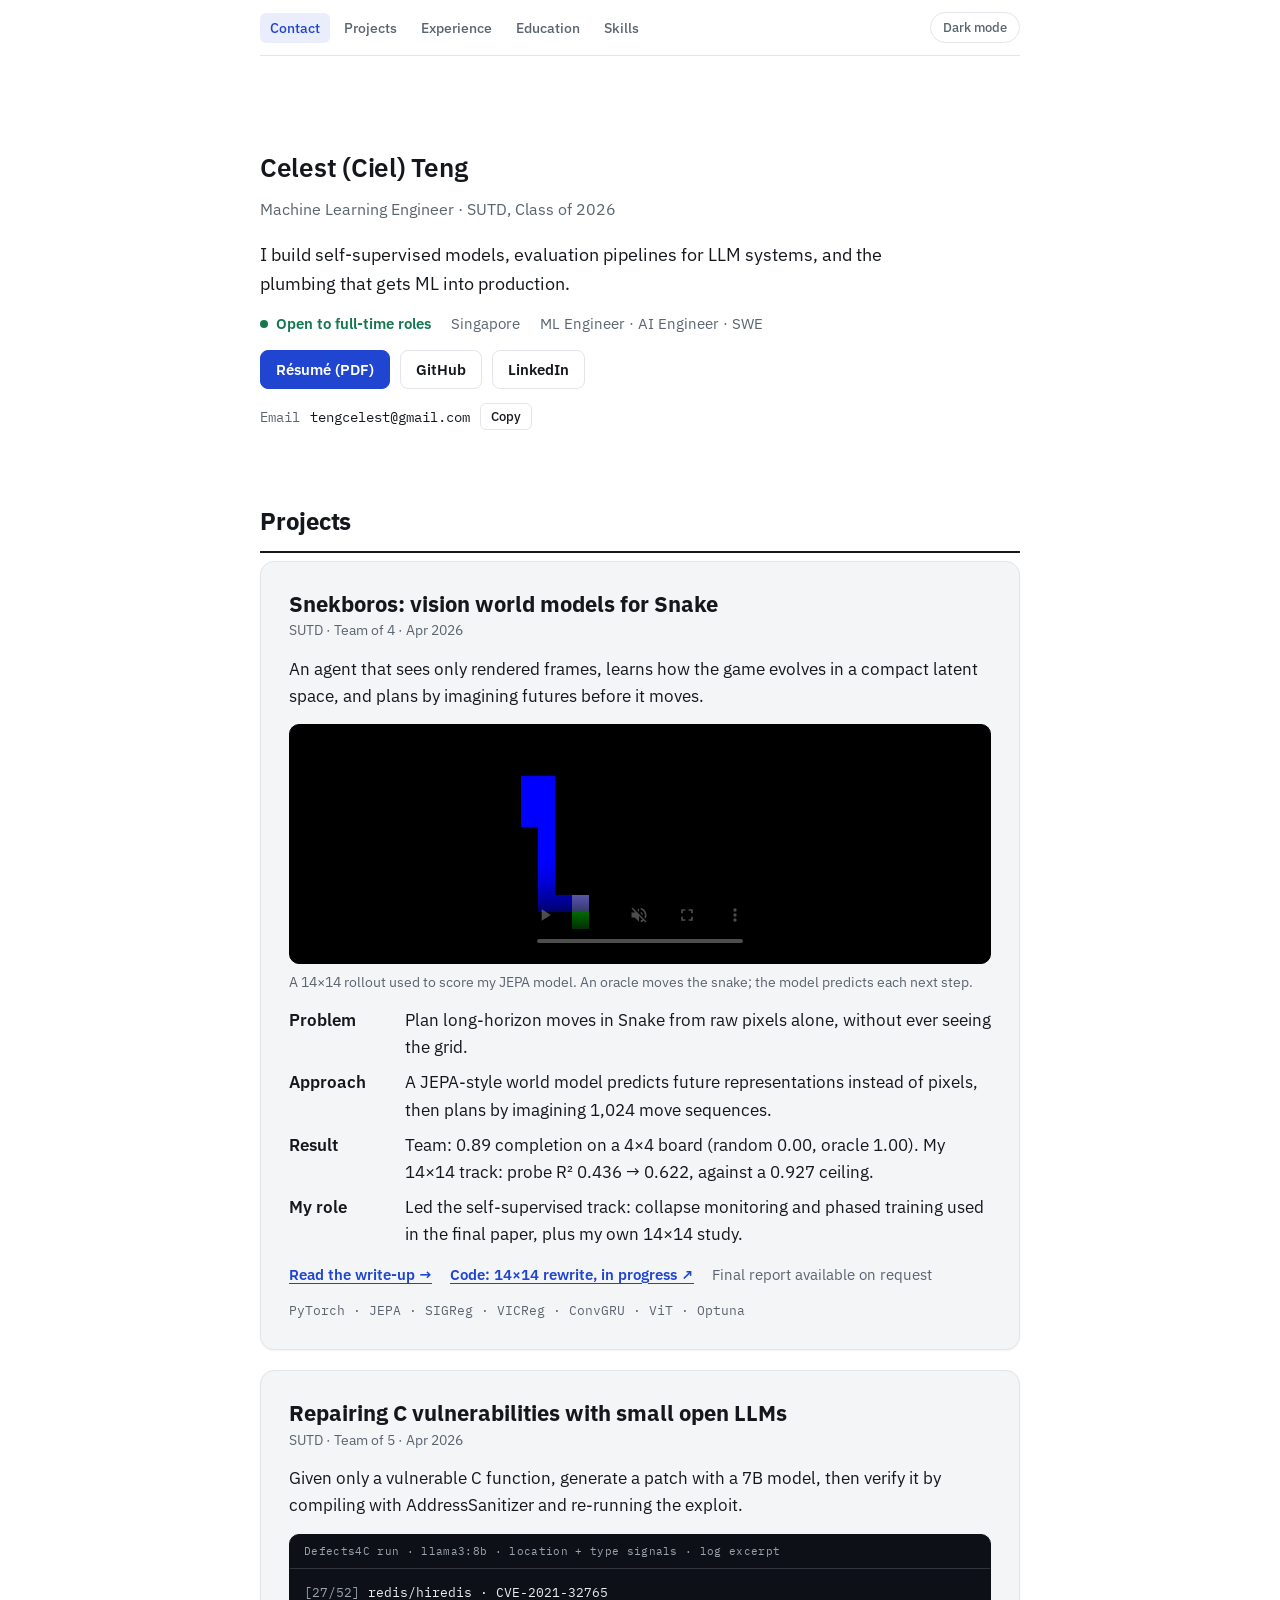
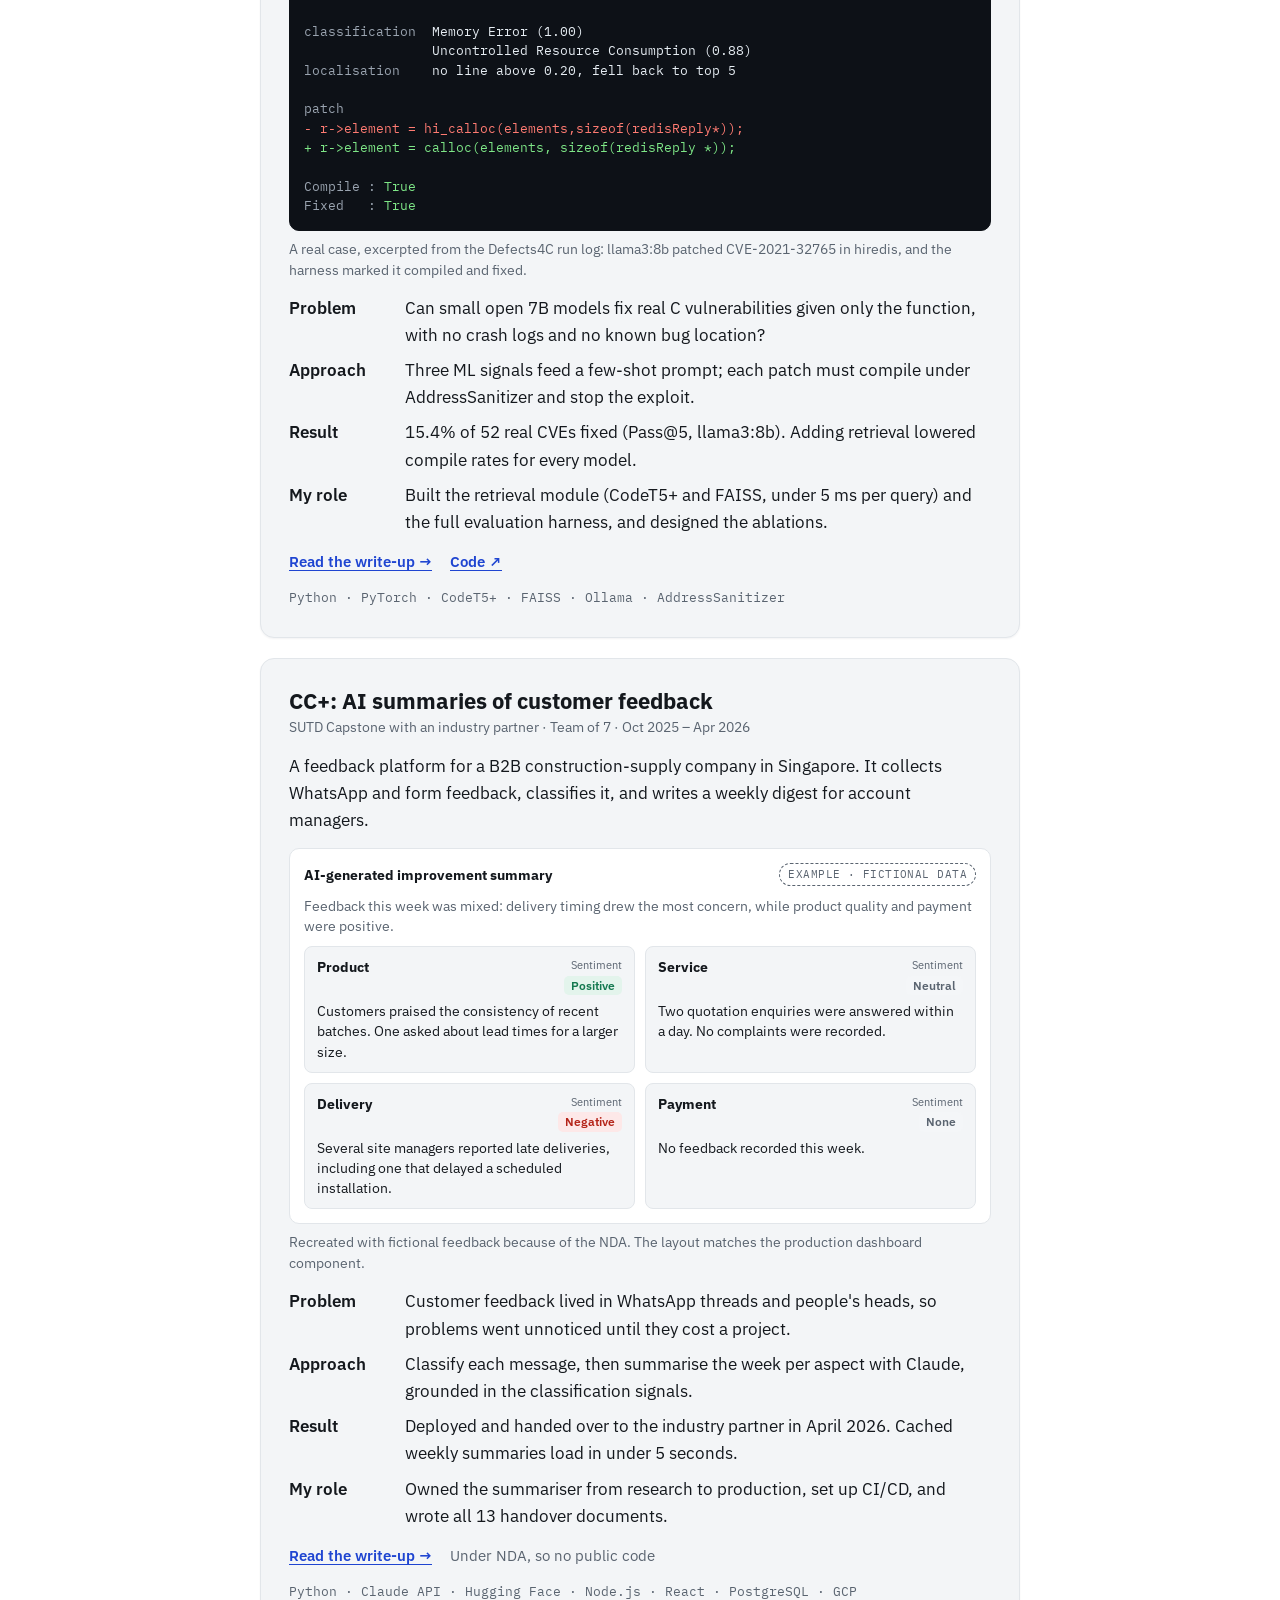
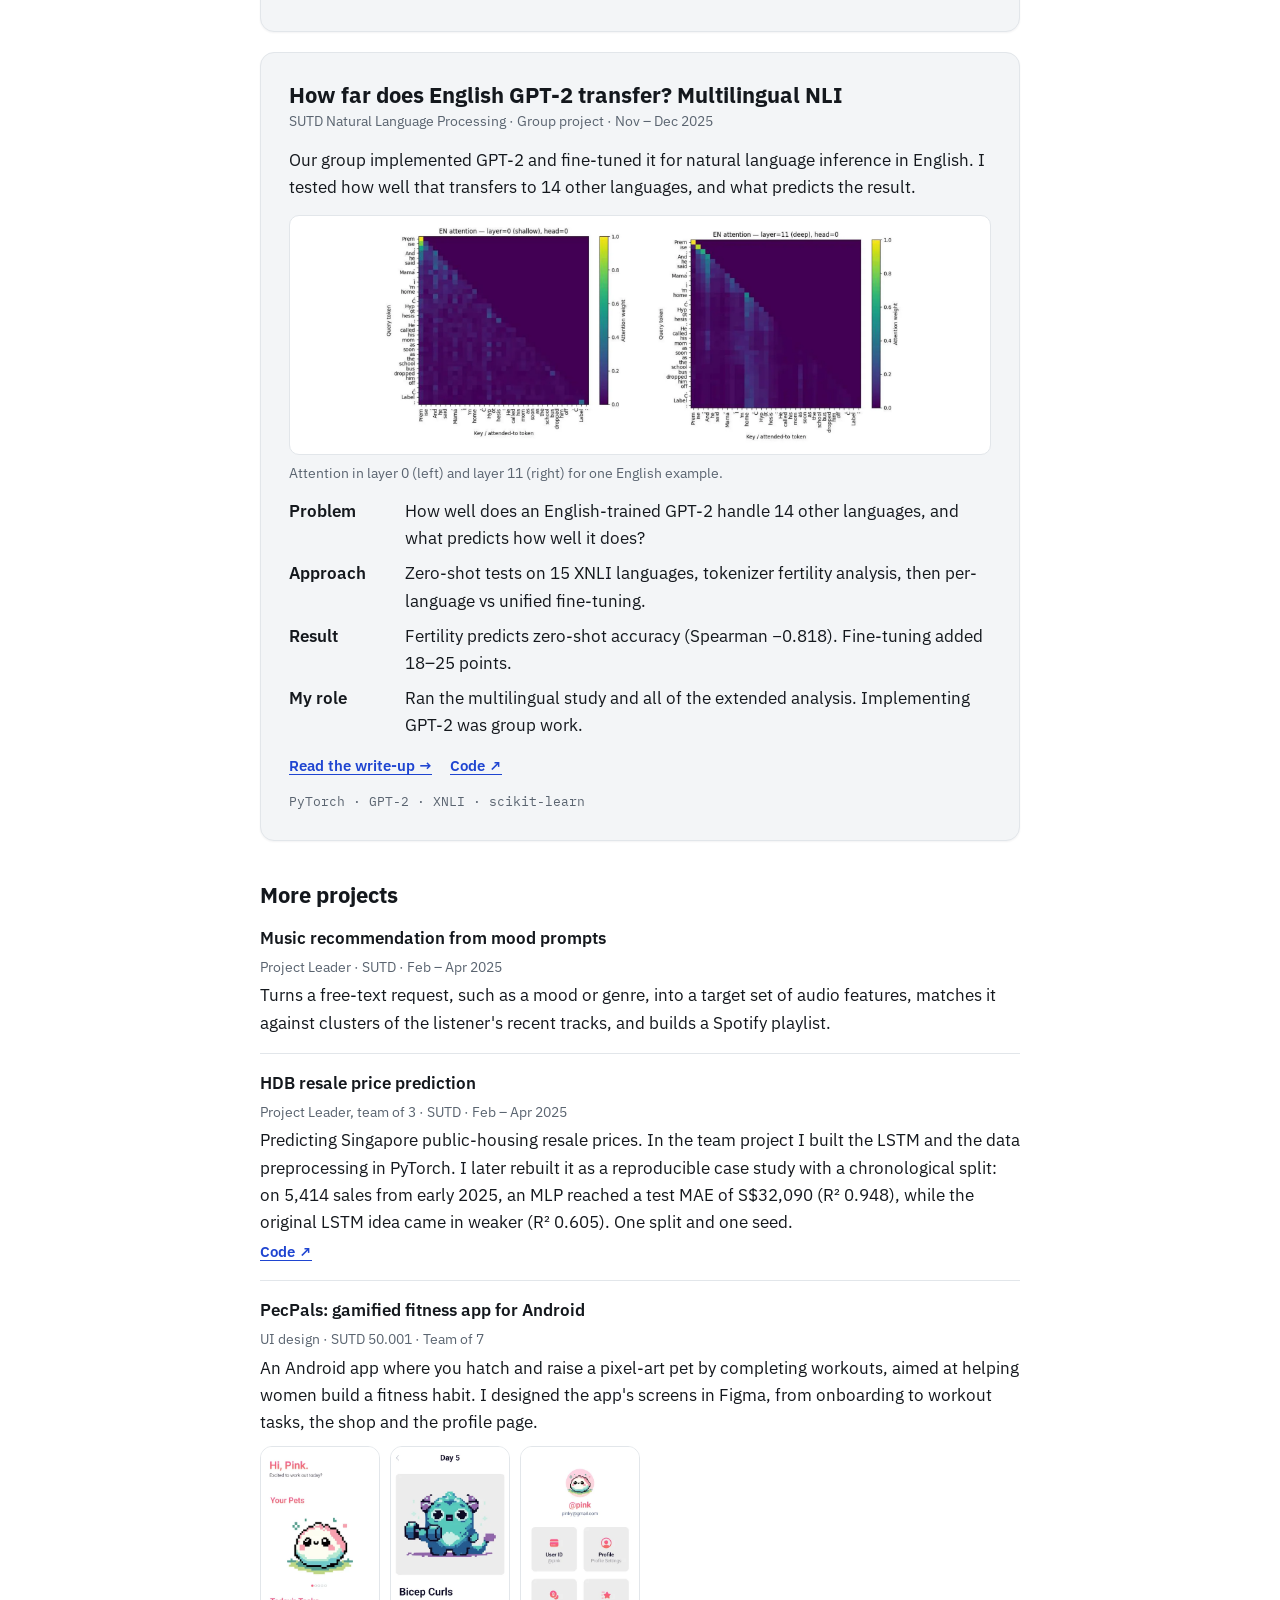
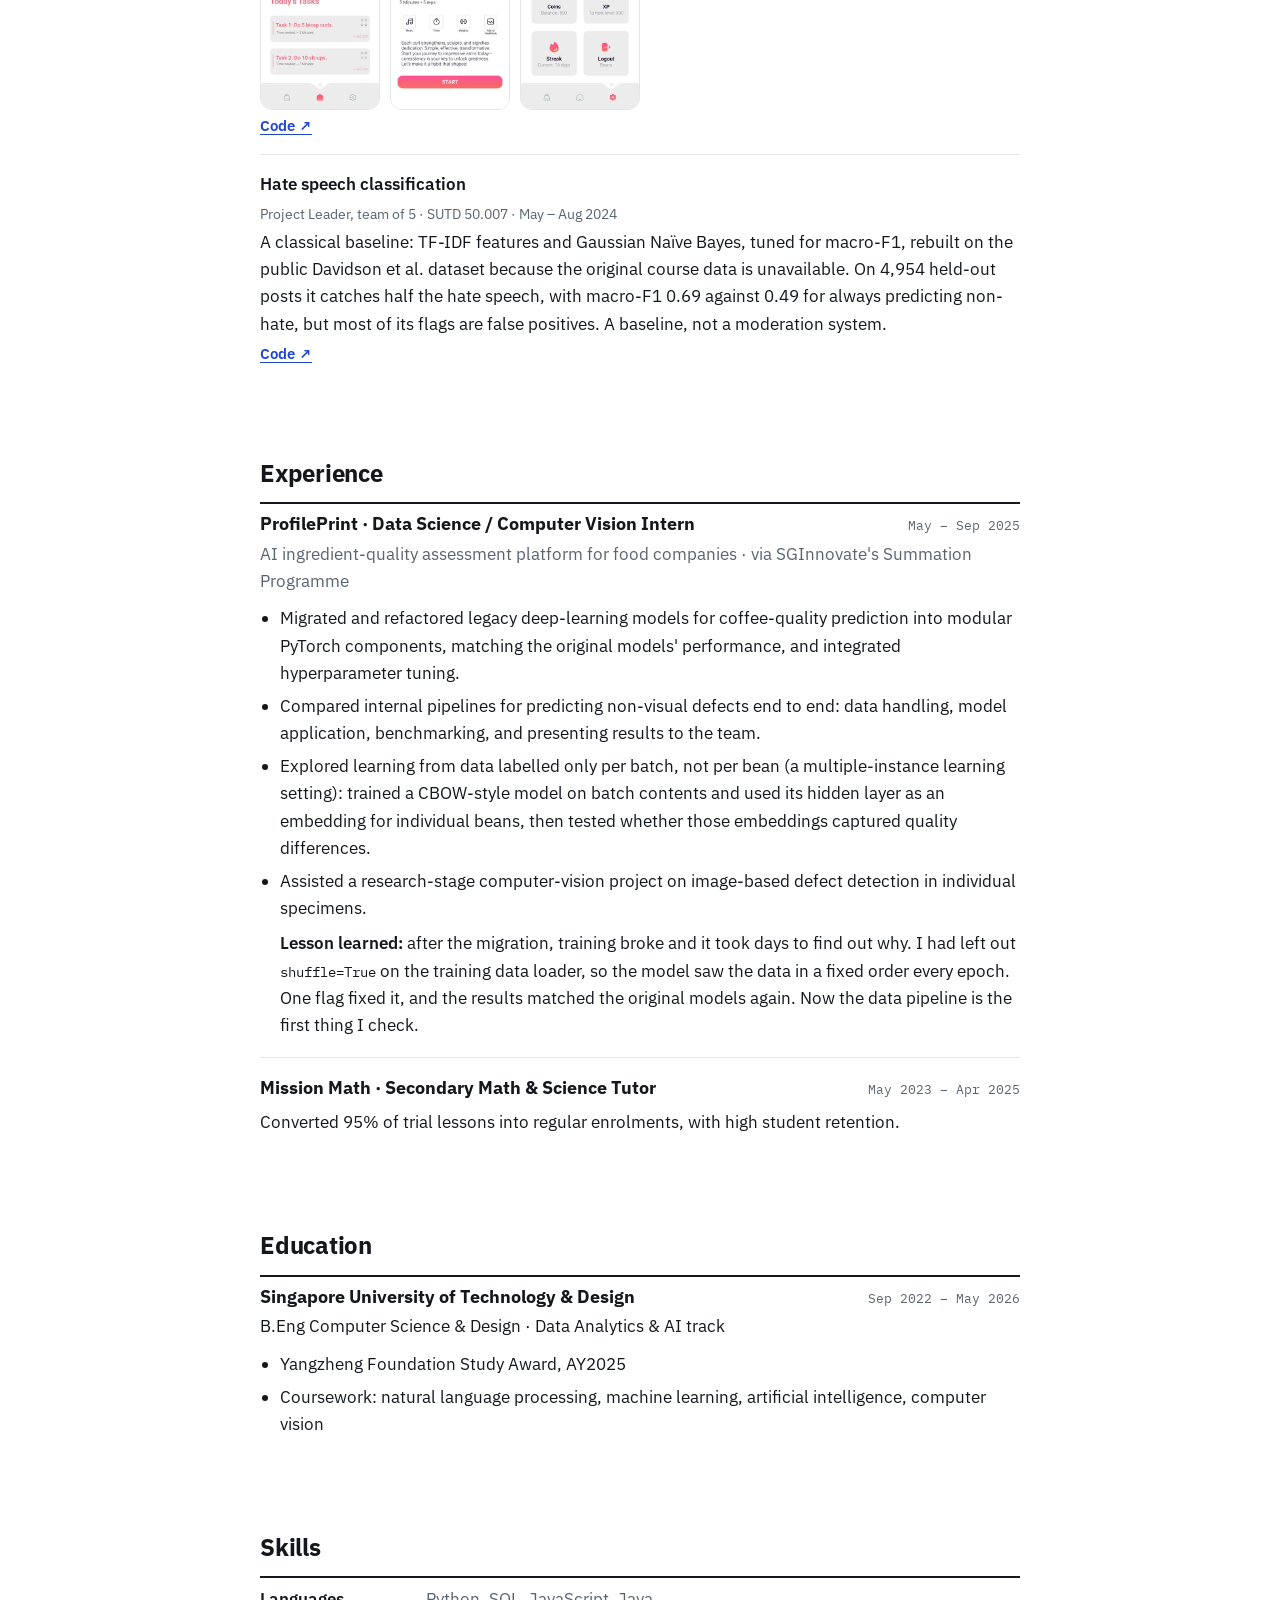
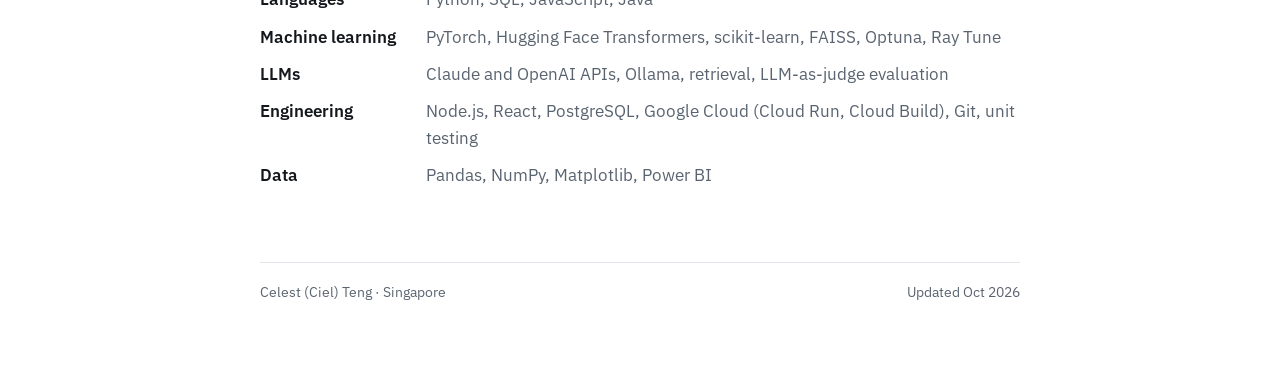
<file: index.html>
<!DOCTYPE html>
<html lang="en">
<head>
<meta charset="utf-8">
<meta name="viewport" content="width=device-width, initial-scale=1, viewport-fit=cover">
<title>Celest (Ciel) Teng</title>
<meta name="description" content="Celest (Ciel) Teng: machine learning engineer in Singapore. Projects in self-supervised world models, LLM evaluation and production ML.">
<link rel="canonical" href="https://kaps-c.github.io/">
<meta property="og:type" content="website">
<meta property="og:site_name" content="Celest (Ciel) Teng">
<meta property="og:title" content="Celest (Ciel) Teng">
<meta property="og:description" content="Celest (Ciel) Teng: machine learning engineer in Singapore. Projects in self-supervised world models, LLM evaluation and production ML.">
<meta property="og:url" content="https://kaps-c.github.io/">
<meta property="og:image" content="https://kaps-c.github.io/card/photo.jpg">
<meta name="twitter:card" content="summary">
<meta name="theme-color" content="#ffffff" media="(prefers-color-scheme: light)">
<meta name="theme-color" content="#141920" media="(prefers-color-scheme: dark)">
<link rel="icon" href="favicon.svg" type="image/svg+xml">
<script>try{var t=localStorage.getItem('c-theme');if(t==='light'||t==='dark')document.documentElement.dataset.theme=t}catch(e){}</script>
<link rel="preconnect" href="https://fonts.googleapis.com">
<link rel="preconnect" href="https://fonts.gstatic.com" crossorigin>
<link rel="stylesheet" href="https://fonts.googleapis.com/css2?family=IBM+Plex+Sans:ital,wght@0,400;0,500;0,600;0,700;1,400&amp;family=IBM+Plex+Mono:wght@400;500&amp;display=swap">
<link rel="stylesheet" href="style.css">
<script src="script.js" defer></script>
</head>
<body>
<a class="skip" href="#main">Skip to content</a>
<div class="col">
  <div class="jump">
    <nav aria-label="Sections">
      <a href="#top">Contact</a>
      <a href="#projects">Projects</a>
      <a href="#experience">Experience</a>
      <a href="#education">Education</a>
      <a href="#skills">Skills</a>
    </nav>
    <button class="toggle" id="theme-toggle" type="button" aria-pressed="false">Dark mode</button>
  </div>

  <main id="main" class="sections">
    <header class="intro-block" id="top">
      <h1>Celest (Ciel) Teng</h1>
      <p class="role">Machine Learning Engineer · SUTD, Class of 2026</p>
      <p class="intro">I build self-supervised models, evaluation pipelines for LLM systems, and the plumbing that gets ML into production.</p>
      <ul class="meta">
        <li class="avail">Open to full-time roles</li>
        <li>Singapore</li>
        <li>ML Engineer · AI Engineer · SWE</li>
      </ul>
      <div class="actions">
        <a class="btn primary" href="Celest-Teng-Resume.pdf" target="_blank" rel="noopener">Résumé (PDF)</a>
        <a class="btn" href="https://github.com/kaps-c" target="_blank" rel="noopener">GitHub</a>
        <a class="btn" href="https://www.linkedin.com/in/celest-teng" target="_blank" rel="noopener">LinkedIn</a>
      </div>
      <div class="email"><span>Email</span><code id="mail">tengcelest@gmail.com</code><button id="copy-mail" type="button">Copy</button><span class="status" id="copy-status" role="status"></span></div>
    </header>

    <section id="projects" aria-labelledby="projects-h">
      <h2 id="projects-h">Projects</h2>

      <article class="project" id="snekboros">
        <div><h3>Snekboros: vision world models for Snake</h3><p class="card-meta">SUTD · Team of 4 · Apr 2026</p></div>
        <p class="oneliner">An agent that sees only rendered frames, learns how the game evolves in a compact latent space, and plans by imagining futures before it moves.</p>
        <figure><div class="frame dark"><video src="media/snekboros-rollout-14x14.mp4" poster="media/snekboros-rollout-poster.png" autoplay muted loop playsinline controls width="224" height="224"></video></div><figcaption>A 14×14 rollout used to score my JEPA model. An oracle moves the snake; the model predicts each next step.</figcaption></figure>
        <ul class="points"><li><b>Problem</b><span>Plan long-horizon moves in Snake from raw pixels alone, without ever seeing the grid.</span></li><li><b>Approach</b><span>A JEPA-style world model predicts future representations instead of pixels, then plans by imagining 1,024 move sequences.</span></li><li><b>Result</b><span>Team: 0.89 completion on a 4×4 board (random 0.00, oracle 1.00). My 14×14 track: probe R² 0.436 → 0.622, against a 0.927 ceiling.</span></li><li><b>My role</b><span>Led the self-supervised track: collapse monitoring and phased training used in the final paper, plus my own 14×14 study.</span></li></ul>
        <div class="plinks"><a class="read" href="snekboros.html">Read the write-up<span class="visually-hidden">: Snekboros: vision world models for Snake</span> →</a><a href="https://github.com/kaps-c/Vision-World-Models-Snake" target="_blank" rel="noopener">Code: 14×14 rewrite, in progress ↗</a><span class="muted">Final report available on request</span></div>
        <p class="stack">PyTorch · JEPA · SIGReg · VICReg · ConvGRU · ViT · Optuna</p>
      </article>
      <article class="project" id="vuln-repair">
        <div><h3>Repairing C vulnerabilities with small open LLMs</h3><p class="card-meta">SUTD · Team of 5 · Apr 2026</p></div>
        <p class="oneliner">Given only a vulnerable C function, generate a patch with a 7B model, then verify it by compiling with AddressSanitizer and re-running the exploit.</p>
        <figure><div class="frame term-frame"><div class="term"><p class="term-bar">Defects4C run · llama3:8b · location + type signals · log excerpt</p><pre tabindex="0"><code><span class="t-dim">[27/52]</span> redis/hiredis · CVE-2021-32765

<span class="t-dim">classification</span>  Memory Error (1.00)
                Uncontrolled Resource Consumption (0.88)
<span class="t-dim">localisation</span>    no line above 0.20, fell back to top 5

<span class="t-dim">patch</span>
<span class="t-del">- r-&gt;element = hi_calloc(elements,sizeof(redisReply*));</span>
<span class="t-add">+ r-&gt;element = calloc(elements, sizeof(redisReply *));</span>

<span class="t-dim">Compile :</span> <span class="t-add">True</span>
<span class="t-dim">Fixed   :</span> <span class="t-add">True</span></code></pre></div></div><figcaption>A real case, excerpted from the Defects4C run log: llama3:8b patched CVE-2021-32765 in hiredis, and the harness marked it compiled and fixed.</figcaption></figure>
        <ul class="points"><li><b>Problem</b><span>Can small open 7B models fix real C vulnerabilities given only the function, with no crash logs and no known bug location?</span></li><li><b>Approach</b><span>Three ML signals feed a few-shot prompt; each patch must compile under AddressSanitizer and stop the exploit.</span></li><li><b>Result</b><span>15.4% of 52 real CVEs fixed (Pass@5, llama3:8b). Adding retrieval lowered compile rates for every model.</span></li><li><b>My role</b><span>Built the retrieval module (CodeT5+ and FAISS, under 5 ms per query) and the full evaluation harness, and designed the ablations.</span></li></ul>
        <div class="plinks"><a class="read" href="vuln-repair.html">Read the write-up<span class="visually-hidden">: Repairing C vulnerabilities with small open LLMs</span> →</a><a href="https://github.com/AIgroupwork25/ai-proj-model-guide" target="_blank" rel="noopener">Code ↗</a></div>
        <p class="stack">Python · PyTorch · CodeT5+ · FAISS · Ollama · AddressSanitizer</p>
      </article>
      <article class="project" id="cc-plus">
        <div><h3>CC+: AI summaries of customer feedback</h3><p class="card-meta">SUTD Capstone with an industry partner · Team of 7 · Oct 2025 – Apr 2026</p></div>
        <p class="oneliner">A feedback platform for a B2B construction-supply company in Singapore. It collects WhatsApp and form feedback, classifies it, and writes a weekly digest for account managers.</p>
        <figure><div class="frame digest-frame"><div class="digest">
<div class="digest-head"><b>AI-generated improvement summary</b><span class="tag">Example · fictional data</span></div>
<p class="digest-overall">Feedback this week was mixed: delivery timing drew the most concern, while product quality and payment were positive.</p>
<div class="digest-grid">
<div class="aspect"><div class="aspect-top"><b>Product</b><span class="aspect-s">Sentiment<span class="badge pos">Positive</span></span></div><p>Customers praised the consistency of recent batches. One asked about lead times for a larger size.</p></div>
<div class="aspect"><div class="aspect-top"><b>Service</b><span class="aspect-s">Sentiment<span class="badge neu">Neutral</span></span></div><p>Two quotation enquiries were answered within a day. No complaints were recorded.</p></div>
<div class="aspect"><div class="aspect-top"><b>Delivery</b><span class="aspect-s">Sentiment<span class="badge neg">Negative</span></span></div><p>Several site managers reported late deliveries, including one that delayed a scheduled installation.</p></div>
<div class="aspect"><div class="aspect-top"><b>Payment</b><span class="aspect-s">Sentiment<span class="badge none">None</span></span></div><p>No feedback recorded this week.</p></div>
</div></div></div><figcaption>Recreated with fictional feedback because of the NDA. The layout matches the production dashboard component.</figcaption></figure>
        <ul class="points"><li><b>Problem</b><span>Customer feedback lived in WhatsApp threads and people&#x27;s heads, so problems went unnoticed until they cost a project.</span></li><li><b>Approach</b><span>Classify each message, then summarise the week per aspect with Claude, grounded in the classification signals.</span></li><li><b>Result</b><span>Deployed and handed over to the industry partner in April 2026. Cached weekly summaries load in under 5 seconds.</span></li><li><b>My role</b><span>Owned the summariser from research to production, set up CI/CD, and wrote all 13 handover documents.</span></li></ul>
        <div class="plinks"><a class="read" href="cc-plus.html">Read the write-up<span class="visually-hidden">: CC+: AI summaries of customer feedback</span> →</a><span class="muted">Under NDA, so no public code</span></div>
        <p class="stack">Python · Claude API · Hugging Face · Node.js · React · PostgreSQL · GCP</p>
      </article>
      <article class="project" id="multilingual-gpt2">
        <div><h3>How far does English GPT-2 transfer? Multilingual NLI</h3><p class="card-meta">SUTD Natural Language Processing · Group project · Nov – Dec 2025</p></div>
        <p class="oneliner">Our group implemented GPT-2 and fine-tuned it for natural language inference in English. I tested how well that transfers to 14 other languages, and what predicts the result.</p>
        <figure><div class="frame white"><img src="media/nlp-attention-shallow-deep.webp" width="1632" height="660" loading="lazy" alt="Two attention heatmaps for the same English example: layer 0 is diffuse, layer 11 concentrates on early and content tokens."></div><figcaption>Attention in layer 0 (left) and layer 11 (right) for one English example.</figcaption></figure>
        <ul class="points"><li><b>Problem</b><span>How well does an English-trained GPT-2 handle 14 other languages, and what predicts how well it does?</span></li><li><b>Approach</b><span>Zero-shot tests on 15 XNLI languages, tokenizer fertility analysis, then per-language vs unified fine-tuning.</span></li><li><b>Result</b><span>Fertility predicts zero-shot accuracy (Spearman −0.818). Fine-tuning added 18–25 points.</span></li><li><b>My role</b><span>Ran the multilingual study and all of the extended analysis. Implementing GPT-2 was group work.</span></li></ul>
        <div class="plinks"><a class="read" href="multilingual-gpt2.html">Read the write-up<span class="visually-hidden">: How far does English GPT-2 transfer? Multilingual NLI</span> →</a><a href="https://github.com/kaps-c/Multilingual-GPT2-NLI" target="_blank" rel="noopener">Code ↗</a></div>
        <p class="stack">PyTorch · GPT-2 · XNLI · scikit-learn</p>
      </article>

      <h3 class="subhead">More projects</h3>
      <ul class="more">
      <li>
        <span class="t">Music recommendation from mood prompts</span>
        <span class="m">Project Leader · SUTD · Feb – Apr 2025</span>
        <p>Turns a free-text request, such as a mood or genre, into a target set of audio features, matches it against clusters of the listener's recent tracks, and builds a Spotify playlist.</p>
      </li>
      <li>
        <span class="t">HDB resale price prediction</span>
        <span class="m">Project Leader, team of 3 · SUTD · Feb – Apr 2025</span>
        <p>Predicting Singapore public-housing resale prices. In the team project I built the LSTM and the data preprocessing in PyTorch. I later rebuilt it as a reproducible case study with a chronological split: on 5,414 sales from early 2025, an MLP reached a test MAE of S$32,090 (R² 0.948), while the original LSTM idea came in weaker (R² 0.605). One split and one seed.</p>
        <div class="plinks"><a href="https://github.com/kaps-c/HDB-Resale-Price-Prediction" target="_blank" rel="noopener">Code ↗</a></div>
      </li>
      <li>
        <span class="t">PecPals: gamified fitness app for Android</span>
        <span class="m">UI design · SUTD 50.001 · Team of 7</span>
        <p>An Android app where you hatch and raise a pixel-art pet by completing workouts, aimed at helping women build a fitness habit. I designed the app's screens in Figma, from onboarding to workout tasks, the shop and the profile page.</p>
        <div class="screens">
          <img src="media/pecpals-home.webp" width="360" height="800" loading="lazy" alt="Home screen with a pixel-art pet and today's workout tasks.">
          <img src="media/pecpals-task.webp" width="360" height="800" loading="lazy" alt="Workout screen for bicep curls with timer and weight controls.">
          <img src="media/pecpals-profile.webp" width="360" height="800" loading="lazy" alt="Profile screen showing coins, XP and workout streak.">
        </div>
        <div class="plinks"><a href="https://github.com/aishwaryaiyer28/PecPals" target="_blank" rel="noopener">Code ↗</a></div>
      </li>
      <li>
        <span class="t">Hate speech classification</span>
        <span class="m">Project Leader, team of 5 · SUTD 50.007 · May – Aug 2024</span>
        <p>A classical baseline: TF-IDF features and Gaussian Naïve Bayes, tuned for macro-F1, rebuilt on the public Davidson et al. dataset because the original course data is unavailable. On 4,954 held-out posts it catches half the hate speech, with macro-F1 0.69 against 0.49 for always predicting non-hate, but most of its flags are false positives. A baseline, not a moderation system.</p>
        <div class="plinks"><a href="https://github.com/kaps-c/Hate-Speech-Classification" target="_blank" rel="noopener">Code ↗</a></div>
      </li>
    </ul>
    </section>

    <section id="experience" aria-labelledby="experience-h">
    <h2 id="experience-h">Experience</h2>
    <div class="entry">
      <div class="entry-head"><h3 class="entry-title">ProfilePrint · Data Science / Computer Vision Intern</h3><span class="when">May – Sep 2025</span></div>
      <span class="sub">AI ingredient-quality assessment platform for food companies · via SGInnovate's Summation Programme</span>
      <ul>
        <li>Migrated and refactored legacy deep-learning models for coffee-quality prediction into modular PyTorch components, matching the original models' performance, and integrated hyperparameter tuning.</li>
        <li>Compared internal pipelines for predicting non-visual defects end to end: data handling, model application, benchmarking, and presenting results to the team.</li>
        <li>Explored learning from data labelled only per batch, not per bean (a multiple-instance learning setting): trained a CBOW-style model on batch contents and used its hidden layer as an embedding for individual beans, then tested whether those embeddings captured quality differences.</li>
        <li>Assisted a research-stage computer-vision project on image-based defect detection in individual specimens.</li>
      </ul>
      <p class="lesson"><b>Lesson learned:</b> after the migration, training broke and it took days to find out why. I had left out <code>shuffle=True</code> on the training data loader, so the model saw the data in a fixed order every epoch. One flag fixed it, and the results matched the original models again. Now the data pipeline is the first thing I check.</p>
    </div>
    <div class="entry">
      <div class="entry-head"><h3 class="entry-title">Mission Math · Secondary Math &amp; Science Tutor</h3><span class="when">May 2023 – Apr 2025</span></div>
      <p>Converted 95% of trial lessons into regular enrolments, with high student retention.</p>
    </div>
  </section>

  <section id="education" aria-labelledby="education-h">
    <h2 id="education-h">Education</h2>
    <div class="entry">
      <div class="entry-head"><h3 class="entry-title">Singapore University of Technology &amp; Design</h3><span class="when">Sep 2022 – May 2026</span></div>
      <span>B.Eng Computer Science &amp; Design · Data Analytics &amp; AI track</span>
      <ul>
        <li>Yangzheng Foundation Study Award, AY2025</li>
        <li>Coursework: natural language processing, machine learning, artificial intelligence, computer vision</li>
      </ul>
    </div>
  </section>

  <section id="skills" aria-labelledby="skills-h">
    <h2 id="skills-h">Skills</h2>
    <dl class="skills">
      <dt>Languages</dt><dd>Python, SQL, JavaScript, Java</dd>
      <dt>Machine learning</dt><dd>PyTorch, Hugging Face Transformers, scikit-learn, FAISS, Optuna, Ray Tune</dd>
      <dt>LLMs</dt><dd>Claude and OpenAI APIs, Ollama, retrieval, LLM-as-judge evaluation</dd>
      <dt>Engineering</dt><dd>Node.js, React, PostgreSQL, Google Cloud (Cloud Run, Cloud Build), Git, unit testing</dd>
      <dt>Data</dt><dd>Pandas, NumPy, Matplotlib, Power BI</dd>
    </dl>
  </section>
  </main>

  <footer class="site-footer"><span>Celest (Ciel) Teng · Singapore</span><span>Updated Oct 2026</span></footer>
</div>
</body>
</html>
</file>
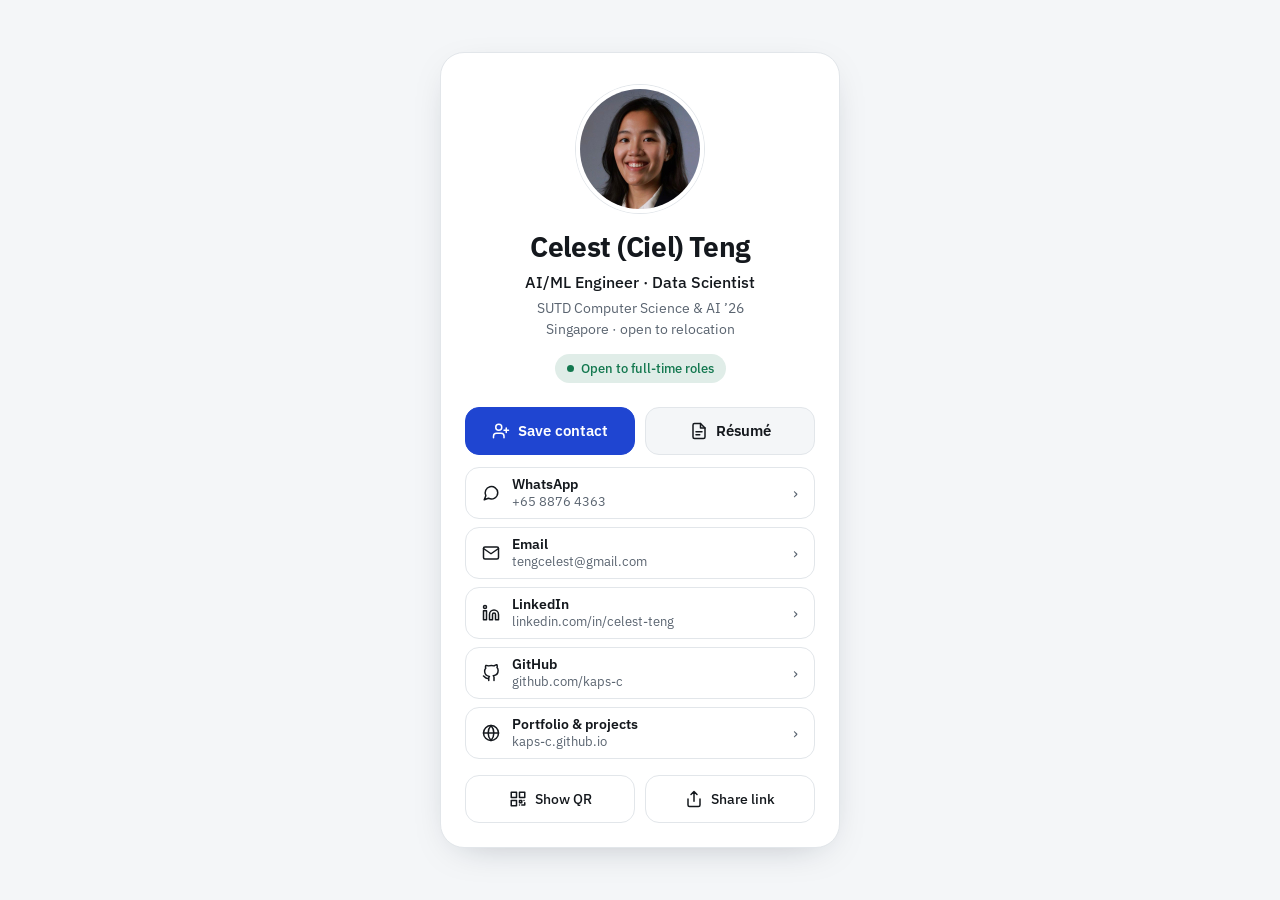
<file: card/index.html>
<!DOCTYPE html>
<html lang="en">
<head>
<meta charset="utf-8">
<meta name="viewport" content="width=device-width, initial-scale=1, viewport-fit=cover">
<title>Celest (Ciel) Teng</title>
<meta name="description" content="Celest (Ciel) Teng — AI/ML Engineer · Data Scientist. Singapore, open to relocation.">
<meta name="robots" content="noindex">
<meta property="og:title" content="Celest (Ciel) Teng">
<meta property="og:description" content="AI/ML Engineer · Data Scientist · SUTD CS & AI '26">
<meta property="og:image" content="https://kaps-c.github.io/card/photo.jpg">
<meta name="theme-color" content="#1f45d1">
<link rel="preconnect" href="https://fonts.googleapis.com">
<link rel="preconnect" href="https://fonts.gstatic.com" crossorigin>
<link href="https://fonts.googleapis.com/css2?family=IBM+Plex+Sans:wght@400;500;600;700&family=IBM+Plex+Mono:wght@400;500&display=swap" rel="stylesheet">
<style>
  :root{
    --bg:#ffffff; --surface:#f4f6f8; --ink:#14181d; --muted:#5a6470; --line:#e2e6ea;
    --accent:#1f45d1; --accent-soft:#eaeefc; --ok:#13784f;
    --card:var(--bg); --accent-ink:#ffffff; --btn:var(--surface);
    --sans:"IBM Plex Sans",system-ui,-apple-system,sans-serif; --mono:"IBM Plex Mono",ui-monospace,monospace;
  }
  @media (prefers-color-scheme: dark){
    :root:not([data-theme="light"]){
      --bg:#0f1216; --surface:#171b21; --ink:#e7eaee; --muted:#9aa4b0; --line:#262c34;
      --accent:#8fa5ff; --accent-soft:#1b2347; --ok:#5fd3a0; --accent-ink:#0f1216;
    }
  }
  :root[data-theme="dark"]{
    --bg:#0f1216; --surface:#171b21; --ink:#e7eaee; --muted:#9aa4b0; --line:#262c34;
    --accent:#8fa5ff; --accent-soft:#1b2347; --ok:#5fd3a0; --accent-ink:#0f1216;
  }
  *{box-sizing:border-box;margin:0}
  html,body{background:var(--surface)}
  body{font-family:var(--sans);color:var(--ink);min-height:100vh;
       display:flex;align-items:center;justify-content:center;padding:24px 16px;-webkit-font-smoothing:antialiased}
  .card{width:100%;max-width:400px;background:var(--card);border:1px solid var(--line);border-radius:24px;
        padding:32px 24px 24px;text-align:center;box-shadow:0 10px 40px -20px rgba(15,27,45,.35)}
  .photo{width:128px;height:128px;border-radius:50%;object-fit:cover;display:block;margin:0 auto 18px;
         border:4px solid var(--card);box-shadow:0 0 0 1px var(--line)}
  h1{font-weight:700;font-size:28px;letter-spacing:-.015em;line-height:1.15}
  .role{margin-top:8px;font-size:16px;font-weight:500}
  .meta{margin-top:6px;font-size:14px;color:var(--muted);line-height:1.5}
  .chip{display:inline-flex;align-items:center;gap:7px;margin-top:14px;padding:6px 12px;border-radius:999px;
        background:color-mix(in srgb,var(--ok) 13%,transparent);color:var(--ok);font-size:13px;font-weight:500}
  .chip i{width:7px;height:7px;border-radius:50%;background:currentColor}
  .primary{display:grid;grid-template-columns:1fr 1fr;gap:10px;margin-top:24px}
  a,button{font:inherit;color:inherit;text-decoration:none;cursor:pointer}
  .btn{display:flex;align-items:center;justify-content:center;gap:8px;min-height:48px;border-radius:14px;
       font-size:15px;font-weight:600;border:1px solid var(--line);background:var(--btn)}
  .btn.solid{background:var(--accent);color:var(--accent-ink);border-color:var(--accent)}
  .btn:active{transform:scale(.98)}
  svg.i{width:18px;height:18px;flex:none}
  .links{margin-top:12px;display:grid;gap:8px}
  .row{display:flex;align-items:center;gap:12px;min-height:52px;padding:0 16px;border-radius:14px;
       border:1px solid var(--line);text-align:left}
  .row:hover{background:var(--btn)}
  .row span{flex:1;min-width:0}
  .row b{display:block;font-size:14px;font-weight:600}
  .row small{display:block;font-size:13px;color:var(--muted);overflow:hidden;text-overflow:ellipsis;white-space:nowrap}
  .row .arr{color:var(--muted);flex:none}
  .foot{display:grid;grid-template-columns:1fr 1fr;gap:10px;margin-top:16px}
  .foot .btn{background:transparent;font-weight:500;font-size:14px}
  /* show-QR overlay: always white for scanning */
  .qr{position:fixed;inset:0;background:#fff;color:#14181d;display:none;flex-direction:column;
      align-items:center;justify-content:center;padding:24px;text-align:center;z-index:10}
  .qr.on{display:flex}
  .qr img{width:min(80vw,62vh,420px);height:auto;image-rendering:pixelated}
  .qr h2{font-family:var(--sans);font-weight:700;font-size:26px;margin-top:20px}
  .qr p{color:#5a6676;margin-top:6px;font-size:15px}
  .qr .close{margin-top:28px;min-height:48px;padding:0 28px;border-radius:14px;border:1px solid #dde3ea;background:#f4f6f9;font-weight:600}
  .toast{position:fixed;left:50%;bottom:24px;transform:translateX(-50%);background:var(--ink);color:var(--card);
         padding:10px 16px;border-radius:10px;font-size:14px;opacity:0;transition:opacity .2s;pointer-events:none}
  .toast.on{opacity:1}
  @media print{
    body{background:#fff}.card{box-shadow:none}.foot{display:none}
  }
</style>
<script>try{const s=localStorage.getItem('c-theme');if(s)document.documentElement.dataset.theme=s}catch(e){}</script>
</head>
<body>
<main class="card">
  <img class="photo" src="photo.jpg" alt="Portrait of Celest Teng" width="128" height="128">
  <h1>Celest (Ciel) Teng</h1>
  <p class="role">AI/ML Engineer · Data Scientist</p>
  <p class="meta">SUTD Computer Science &amp; AI ’26<br>Singapore · open to relocation</p>
  <div class="chip"><i></i>Open to full-time roles</div>

  <div class="primary">
    <a class="btn solid" href="celest-teng.vcf" download="Celest-Teng.vcf">
      <svg class="i" viewBox="0 0 24 24" fill="none" stroke="currentColor" stroke-width="2" stroke-linecap="round" stroke-linejoin="round"><path d="M16 21v-2a4 4 0 0 0-4-4H6a4 4 0 0 0-4 4v2"/><circle cx="9" cy="7" r="4"/><path d="M19 8v6M22 11h-6"/></svg>
      Save contact</a>
    <a class="btn" href="/Celest-Teng-Resume.pdf" target="_blank" rel="noopener">
      <svg class="i" viewBox="0 0 24 24" fill="none" stroke="currentColor" stroke-width="2" stroke-linecap="round" stroke-linejoin="round"><path d="M14 2H6a2 2 0 0 0-2 2v16a2 2 0 0 0 2 2h12a2 2 0 0 0 2-2V8z"/><path d="M14 2v6h6M8 13h8M8 17h5"/></svg>
      Résumé</a>
  </div>

  <nav class="links">
    <a class="row" href="https://wa.me/6588764363" target="_blank" rel="noopener">
      <svg class="i" viewBox="0 0 24 24" fill="none" stroke="currentColor" stroke-width="2" stroke-linecap="round" stroke-linejoin="round"><path d="M21 11.5a8.4 8.4 0 0 1-12.4 7.4L3 21l2.1-5.4A8.4 8.4 0 1 1 21 11.5z"/></svg>
      <span><b>WhatsApp</b><small>+65 8876 4363</small></span><span class="arr">›</span></a>
    <a class="row" href="mailto:tengcelest@gmail.com">
      <svg class="i" viewBox="0 0 24 24" fill="none" stroke="currentColor" stroke-width="2" stroke-linecap="round" stroke-linejoin="round"><rect x="2" y="4" width="20" height="16" rx="2"/><path d="m22 6-10 7L2 6"/></svg>
      <span><b>Email</b><small>tengcelest@gmail.com</small></span><span class="arr">›</span></a>
    <a class="row" href="https://www.linkedin.com/in/celest-teng" target="_blank" rel="noopener">
      <svg class="i" viewBox="0 0 24 24" fill="none" stroke="currentColor" stroke-width="2" stroke-linecap="round" stroke-linejoin="round"><path d="M16 8a6 6 0 0 1 6 6v7h-4v-7a2 2 0 0 0-4 0v7h-4v-7a6 6 0 0 1 6-6zM2 9h4v12H2z"/><circle cx="4" cy="4" r="2"/></svg>
      <span><b>LinkedIn</b><small>linkedin.com/in/celest-teng</small></span><span class="arr">›</span></a>
    <a class="row" href="https://github.com/kaps-c" target="_blank" rel="noopener">
      <svg class="i" viewBox="0 0 24 24" fill="none" stroke="currentColor" stroke-width="2" stroke-linecap="round" stroke-linejoin="round"><path d="M9 19c-5 1.5-5-2.5-7-3m14 6v-3.9a3.4 3.4 0 0 0-.9-2.6c3.1-.4 6.4-1.5 6.4-7a5.4 5.4 0 0 0-1.5-3.7 5 5 0 0 0-.1-3.8s-1.2-.3-3.9 1.5a13.4 13.4 0 0 0-7 0C6.3 1.7 5.1 2 5.1 2a5 5 0 0 0-.1 3.8A5.4 5.4 0 0 0 3.5 9.5c0 5.4 3.3 6.6 6.4 7a3.4 3.4 0 0 0-.9 2.6V22"/></svg>
      <span><b>GitHub</b><small>github.com/kaps-c</small></span><span class="arr">›</span></a>
    <a class="row" href="/">
      <svg class="i" viewBox="0 0 24 24" fill="none" stroke="currentColor" stroke-width="2" stroke-linecap="round" stroke-linejoin="round"><circle cx="12" cy="12" r="10"/><path d="M2 12h20M12 2a15 15 0 0 1 0 20M12 2a15 15 0 0 0 0 20"/></svg>
      <span><b>Portfolio &amp; projects</b><small>kaps-c.github.io</small></span><span class="arr">›</span></a>
  </nav>

  <div class="foot">
    <button class="btn" id="showqr" type="button">
      <svg class="i" viewBox="0 0 24 24" fill="none" stroke="currentColor" stroke-width="2" stroke-linecap="round" stroke-linejoin="round"><rect x="3" y="3" width="7" height="7"/><rect x="14" y="3" width="7" height="7"/><rect x="3" y="14" width="7" height="7"/><path d="M14 14h3v3h-3zM20 14v.01M14 20h.01M17 20h4v-3"/></svg>
      Show QR</button>
    <button class="btn" id="share" type="button">
      <svg class="i" viewBox="0 0 24 24" fill="none" stroke="currentColor" stroke-width="2" stroke-linecap="round" stroke-linejoin="round"><path d="M4 12v8a2 2 0 0 0 2 2h12a2 2 0 0 0 2-2v-8M16 6l-4-4-4 4M12 2v13"/></svg>
      Share link</button>
  </div>
</main>

<div class="qr" id="qr" role="dialog" aria-label="QR code for this card">
  <img src="qr.svg" alt="QR code linking to kaps-c.github.io/card">
  <h2>Celest (Ciel) Teng</h2>
  <p>Scan for my contact card · kaps-c.github.io/card</p>
  <button class="close" id="closeqr" type="button">Done</button>
</div>
<div class="toast" id="toast" role="status" aria-live="polite"></div>

<script>
  const url = 'https://kaps-c.github.io/card/';
  const qr = document.getElementById('qr');
  let lock = null;
  document.getElementById('showqr').onclick = async () => {
    qr.classList.add('on');
    try { lock = await navigator.wakeLock?.request('screen'); } catch (e) {}
  };
  document.getElementById('closeqr').onclick = () => {
    qr.classList.remove('on');
    try { lock?.release(); } catch (e) {}
  };
  document.getElementById('share').onclick = async () => {
    try {
      if (navigator.share) { await navigator.share({ title: 'Celest (Ciel) Teng', url }); return; }
    } catch (e) { if (e.name === 'AbortError') return; }
    let message = 'Link copied';
    try { await navigator.clipboard.writeText(url); } catch (e) { message = 'Copy this link: ' + url; }
    const t = document.getElementById('toast');
    t.textContent = message;
    t.classList.add('on');
    setTimeout(() => { t.classList.remove('on'); t.textContent = ''; }, 2400);
  };
</script>
</body>
</html>
</file>
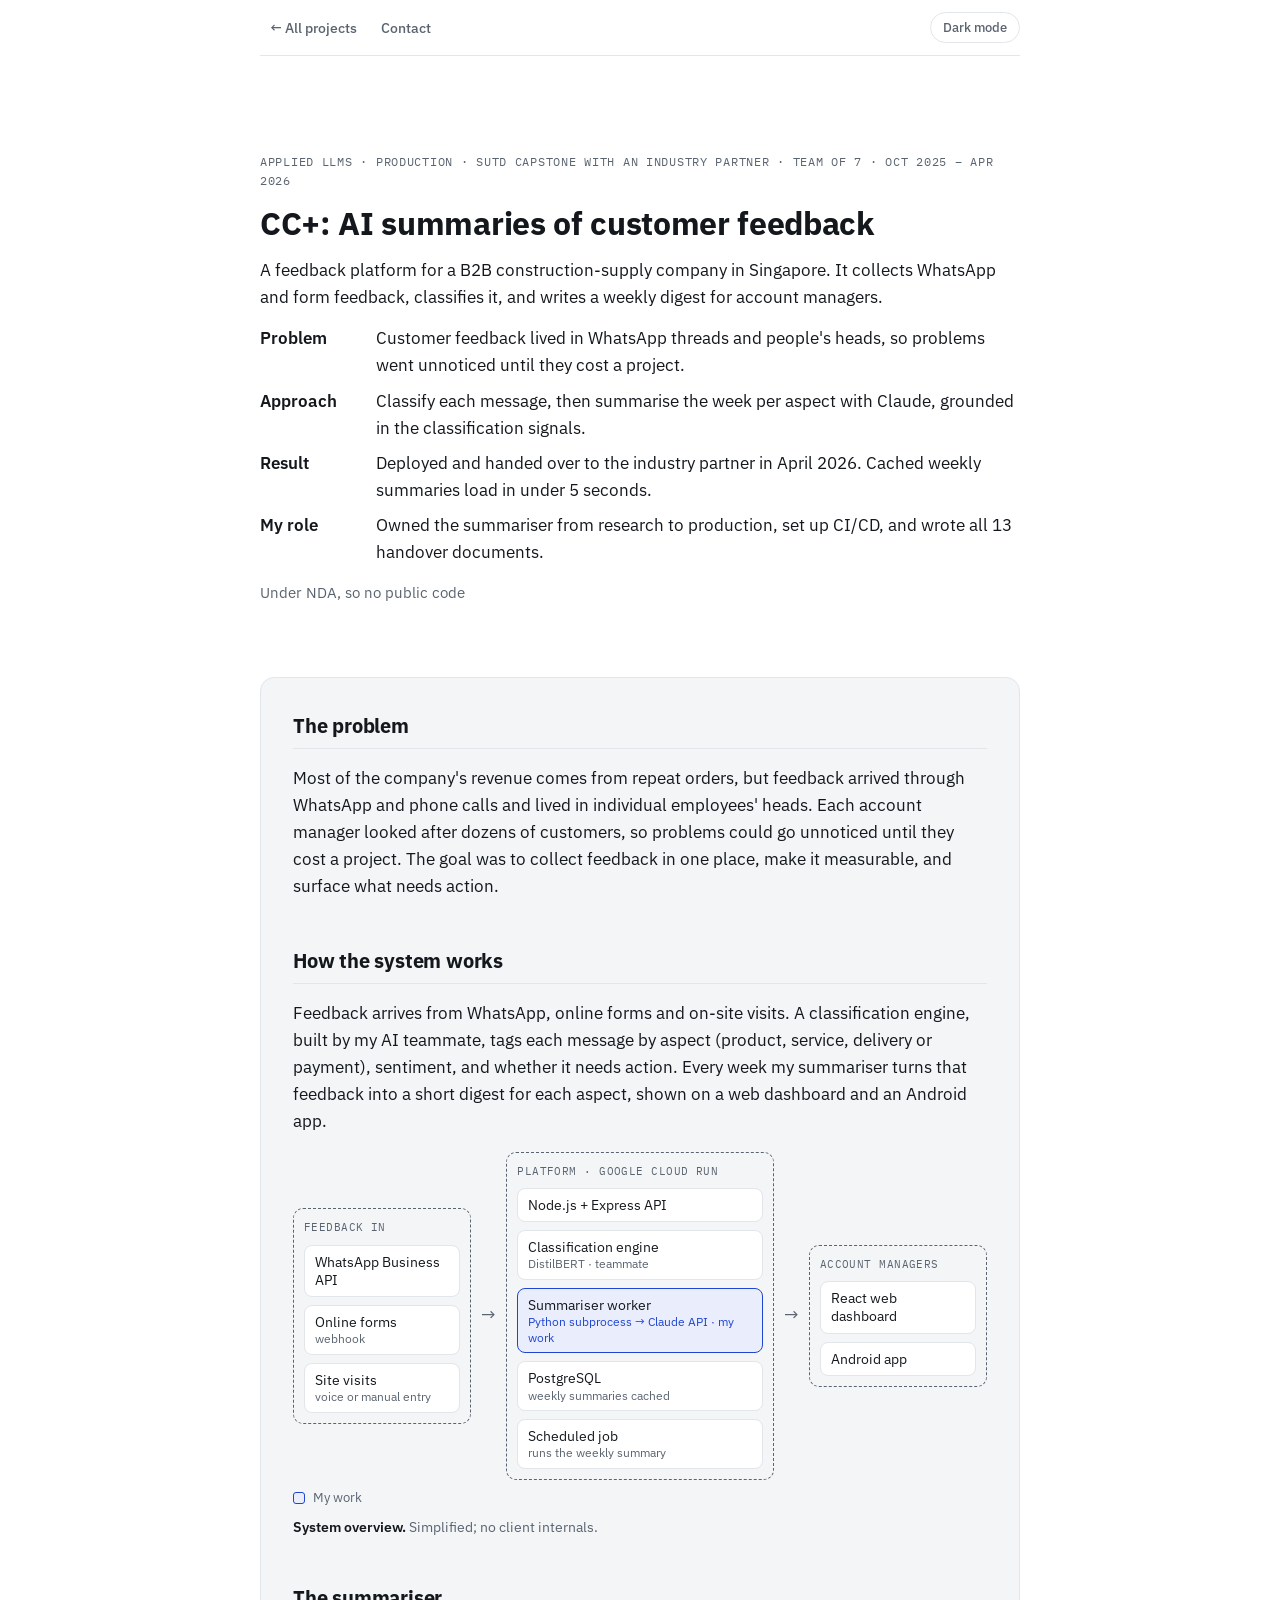
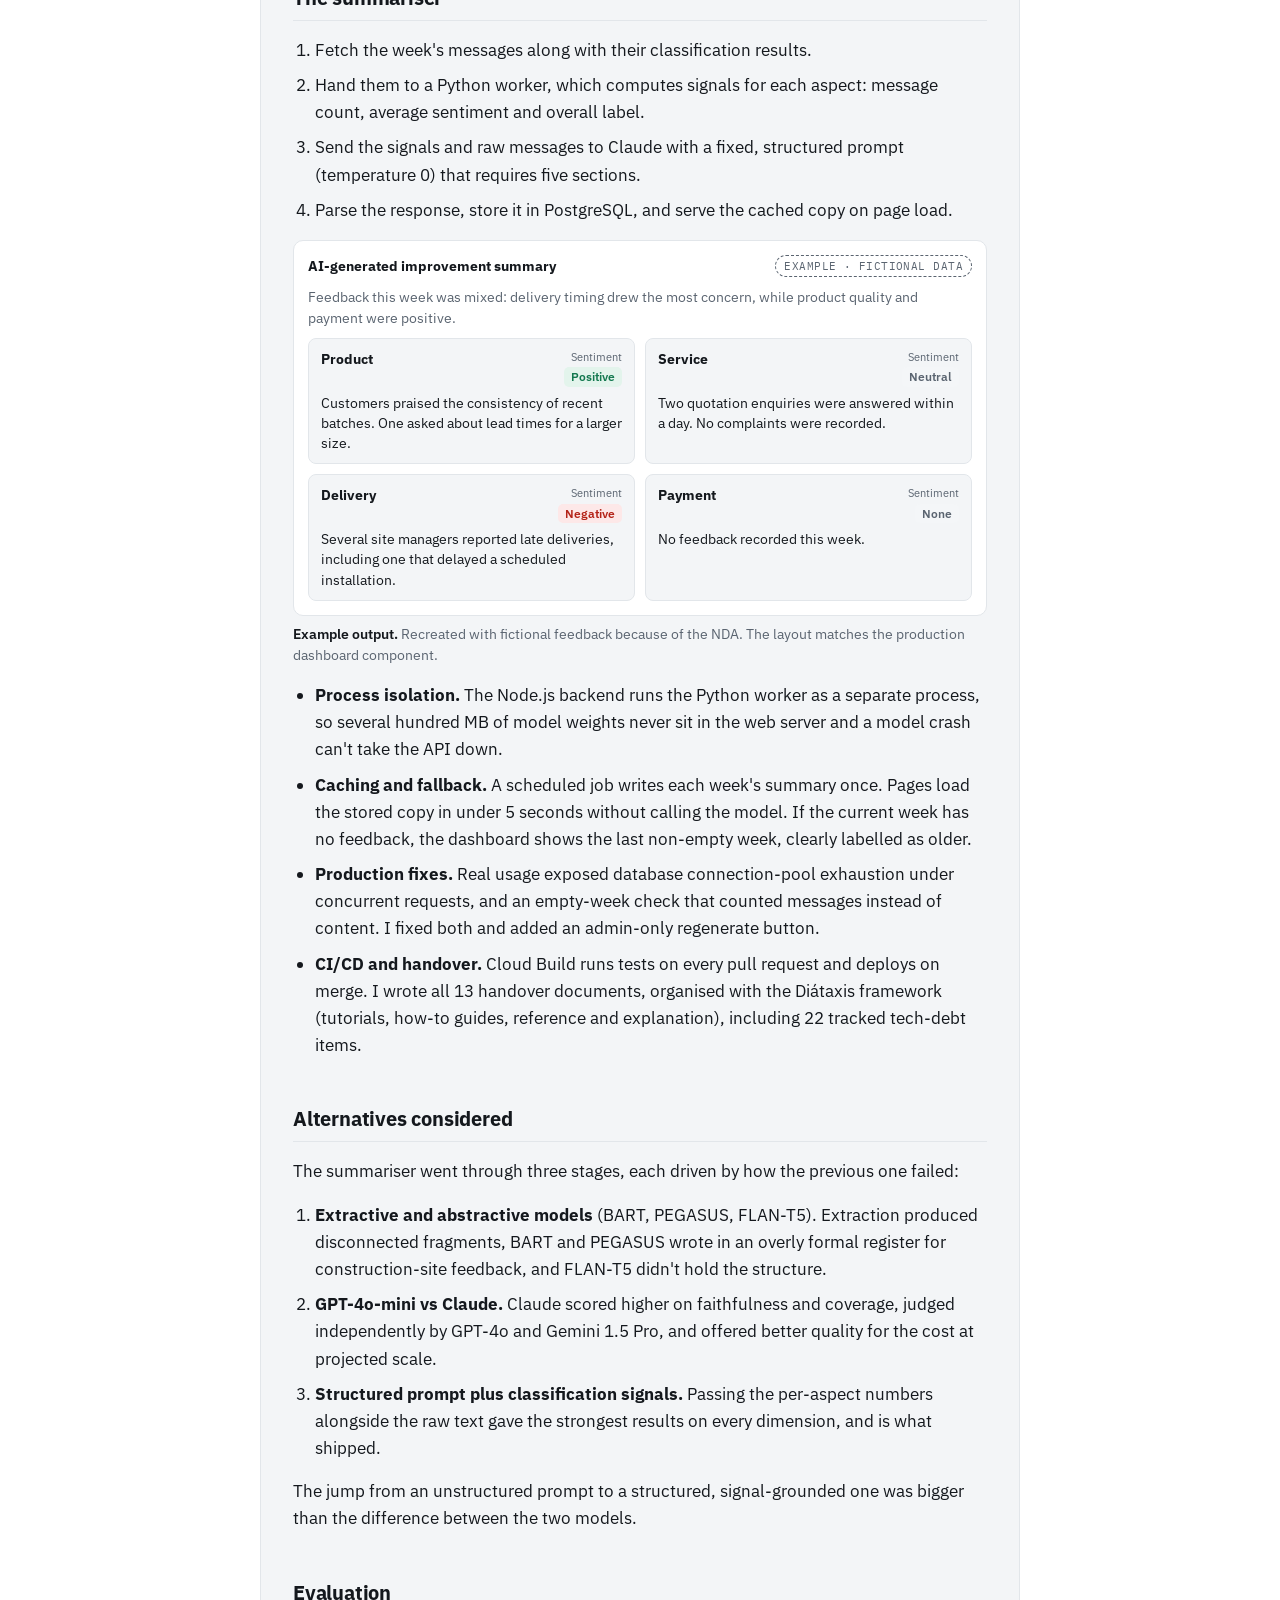
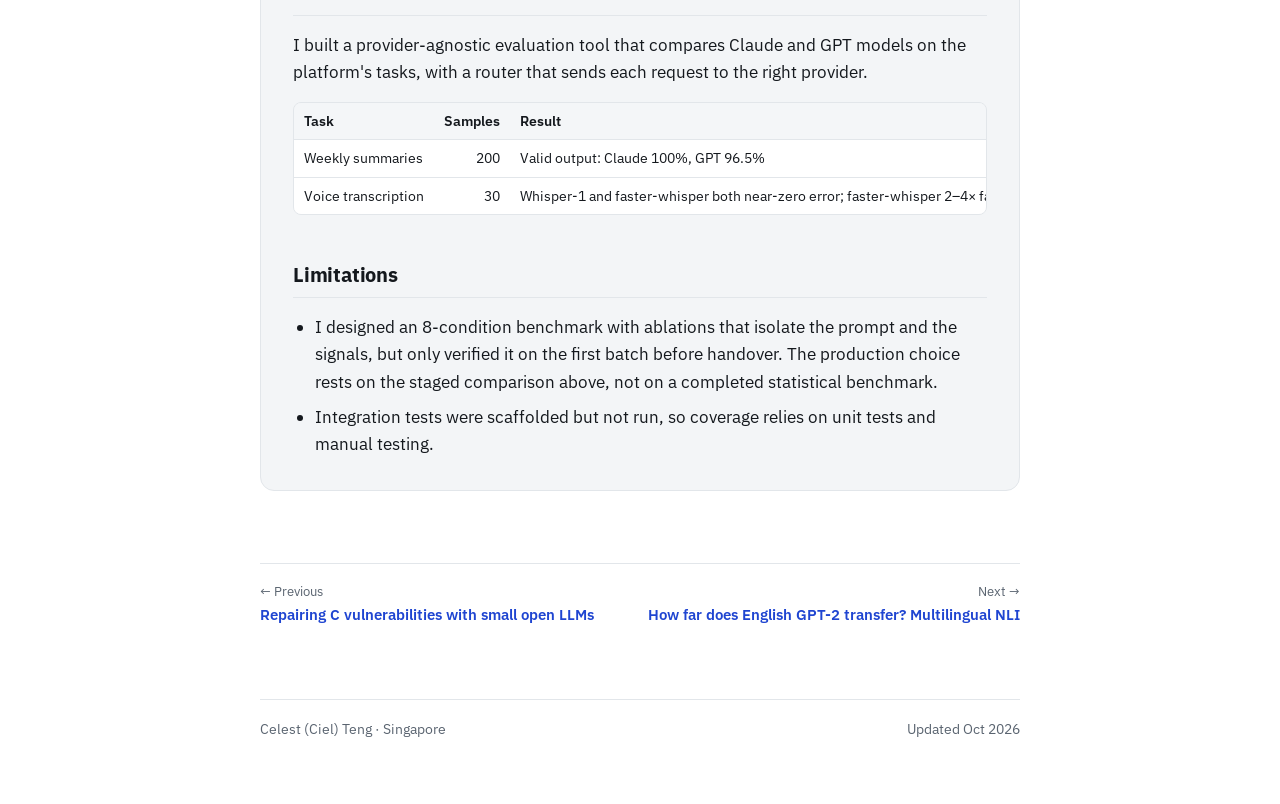
<file: cc-plus.html>
<!DOCTYPE html>
<html lang="en">
<head>
<meta charset="utf-8">
<meta name="viewport" content="width=device-width, initial-scale=1, viewport-fit=cover">
<title>CC+ · Celest (Ciel) Teng</title>
<meta name="description" content="A feedback platform for a B2B construction-supply company in Singapore. It collects WhatsApp and form feedback, classifies it, and writes a weekly digest for account managers.">
<link rel="canonical" href="https://kaps-c.github.io/cc-plus.html">
<meta property="og:type" content="website">
<meta property="og:site_name" content="Celest (Ciel) Teng">
<meta property="og:title" content="CC+ · Celest (Ciel) Teng">
<meta property="og:description" content="A feedback platform for a B2B construction-supply company in Singapore. It collects WhatsApp and form feedback, classifies it, and writes a weekly digest for account managers.">
<meta property="og:url" content="https://kaps-c.github.io/cc-plus.html">
<meta property="og:image" content="https://kaps-c.github.io/card/photo.jpg">
<meta name="twitter:card" content="summary">
<meta name="theme-color" content="#ffffff" media="(prefers-color-scheme: light)">
<meta name="theme-color" content="#141920" media="(prefers-color-scheme: dark)">
<link rel="icon" href="favicon.svg" type="image/svg+xml">
<script>try{var t=localStorage.getItem('c-theme');if(t==='light'||t==='dark')document.documentElement.dataset.theme=t}catch(e){}</script>
<link rel="preconnect" href="https://fonts.googleapis.com">
<link rel="preconnect" href="https://fonts.gstatic.com" crossorigin>
<link rel="stylesheet" href="https://fonts.googleapis.com/css2?family=IBM+Plex+Sans:ital,wght@0,400;0,500;0,600;0,700;1,400&amp;family=IBM+Plex+Mono:wght@400;500&amp;display=swap">
<link rel="stylesheet" href="style.css">
<script src="script.js" defer></script>
</head>
<body>
<a class="skip" href="#main">Skip to content</a>
<div class="col">
  <div class="jump">
    <nav aria-label="Site"><a href="./#projects">← All projects</a><a href="./#top">Contact</a></nav>
    <button class="toggle" id="theme-toggle" type="button" aria-pressed="false">Dark mode</button>
  </div>
  <main id="main" class="sections">
    <header class="page-head">
      <p class="label">Applied LLMs · Production · SUTD Capstone with an industry partner · Team of 7 · Oct 2025 – Apr 2026</p>
      <h1>CC+: AI summaries of customer feedback</h1>
      <p class="oneliner">A feedback platform for a B2B construction-supply company in Singapore. It collects WhatsApp and form feedback, classifies it, and writes a weekly digest for account managers.</p>
      <ul class="points"><li><b>Problem</b><span>Customer feedback lived in WhatsApp threads and people&#x27;s heads, so problems went unnoticed until they cost a project.</span></li><li><b>Approach</b><span>Classify each message, then summarise the week per aspect with Claude, grounded in the classification signals.</span></li><li><b>Result</b><span>Deployed and handed over to the industry partner in April 2026. Cached weekly summaries load in under 5 seconds.</span></li><li><b>My role</b><span>Owned the summariser from research to production, set up CI/CD, and wrote all 13 handover documents.</span></li></ul>
      <div class="plinks"><span class="muted">Under NDA, so no public code</span></div>
    </header>
    <article class="wu" aria-label="Write-up">
          <h2>The problem</h2>
          <p>Most of the company's revenue comes from repeat orders, but feedback arrived through WhatsApp and phone calls and lived in individual employees' heads. Each account manager looked after dozens of customers, so problems could go unnoticed until they cost a project. The goal was to collect feedback in one place, make it measurable, and surface what needs action.</p>

          <h2>How the system works</h2>
          <p>Feedback arrives from WhatsApp, online forms and on-site visits. A classification engine, built by my AI teammate, tags each message by aspect (product, service, delivery or payment), sentiment, and whether it needs action. Every week my summariser turns that feedback into a short digest for each aspect, shown on a web dashboard and an Android app.</p>
          <figure><div class="arch" role="img" aria-label="CC+ architecture: feedback sources feed a Node.js API on Cloud Run, which runs a classification engine and my summariser worker, stores results in PostgreSQL, and serves a web dashboard and Android app.">
<div class="arch-col"><span class="arch-h">Feedback in</span><div class="node">WhatsApp Business API</div><div class="node">Online forms <small>webhook</small></div><div class="node">Site visits <small>voice or manual entry</small></div></div>
<div class="arch-arrow" aria-hidden="true">→</div>
<div class="arch-col"><span class="arch-h">Platform · Google Cloud Run</span><div class="node">Node.js + Express API</div><div class="node">Classification engine <small>DistilBERT · teammate</small></div><div class="node mine">Summariser worker <small>Python subprocess → Claude API · my work</small></div><div class="node">PostgreSQL <small>weekly summaries cached</small></div><div class="node">Scheduled job <small>runs the weekly summary</small></div></div>
<div class="arch-arrow" aria-hidden="true">→</div>
<div class="arch-col"><span class="arch-h">Account managers</span><div class="node">React web dashboard</div><div class="node">Android app</div></div>
</div><div class="flow-legend"><i></i>My work</div><figcaption><b>System overview.</b> Simplified; no client internals.</figcaption></figure>

          <h2>The summariser</h2>
          <ol>
            <li>Fetch the week's messages along with their classification results.</li>
            <li>Hand them to a Python worker, which computes signals for each aspect: message count, average sentiment and overall label.</li>
            <li>Send the signals and raw messages to Claude with a fixed, structured prompt (temperature 0) that requires five sections.</li>
            <li>Parse the response, store it in PostgreSQL, and serve the cached copy on page load.</li>
          </ol>
          <figure><div class="frame digest-frame"><div class="digest">
<div class="digest-head"><b>AI-generated improvement summary</b><span class="tag">Example · fictional data</span></div>
<p class="digest-overall">Feedback this week was mixed: delivery timing drew the most concern, while product quality and payment were positive.</p>
<div class="digest-grid">
<div class="aspect"><div class="aspect-top"><b>Product</b><span class="aspect-s">Sentiment<span class="badge pos">Positive</span></span></div><p>Customers praised the consistency of recent batches. One asked about lead times for a larger size.</p></div>
<div class="aspect"><div class="aspect-top"><b>Service</b><span class="aspect-s">Sentiment<span class="badge neu">Neutral</span></span></div><p>Two quotation enquiries were answered within a day. No complaints were recorded.</p></div>
<div class="aspect"><div class="aspect-top"><b>Delivery</b><span class="aspect-s">Sentiment<span class="badge neg">Negative</span></span></div><p>Several site managers reported late deliveries, including one that delayed a scheduled installation.</p></div>
<div class="aspect"><div class="aspect-top"><b>Payment</b><span class="aspect-s">Sentiment<span class="badge none">None</span></span></div><p>No feedback recorded this week.</p></div>
</div></div></div><figcaption><b>Example output.</b> Recreated with fictional feedback because of the NDA. The layout matches the production dashboard component.</figcaption></figure>
          <ul>
            <li><strong>Process isolation.</strong> The Node.js backend runs the Python worker as a separate process, so several hundred MB of model weights never sit in the web server and a model crash can't take the API down.</li>
            <li><strong>Caching and fallback.</strong> A scheduled job writes each week's summary once. Pages load the stored copy in under 5 seconds without calling the model. If the current week has no feedback, the dashboard shows the last non-empty week, clearly labelled as older.</li>
            <li><strong>Production fixes.</strong> Real usage exposed database connection-pool exhaustion under concurrent requests, and an empty-week check that counted messages instead of content. I fixed both and added an admin-only regenerate button.</li>
            <li><strong>CI/CD and handover.</strong> Cloud Build runs tests on every pull request and deploys on merge. I wrote all 13 handover documents, organised with the Diátaxis framework (tutorials, how-to guides, reference and explanation), including 22 tracked tech-debt items.</li>
          </ul>

          <h2>Alternatives considered</h2>
          <p>The summariser went through three stages, each driven by how the previous one failed:</p>
          <ol>
            <li><strong>Extractive and abstractive models</strong> (BART, PEGASUS, FLAN-T5). Extraction produced disconnected fragments, BART and PEGASUS wrote in an overly formal register for construction-site feedback, and FLAN-T5 didn't hold the structure.</li>
            <li><strong>GPT-4o-mini vs Claude.</strong> Claude scored higher on faithfulness and coverage, judged independently by GPT-4o and Gemini 1.5 Pro, and offered better quality for the cost at projected scale.</li>
            <li><strong>Structured prompt plus classification signals.</strong> Passing the per-aspect numbers alongside the raw text gave the strongest results on every dimension, and is what shipped.</li>
          </ol>
          <p>The jump from an unstructured prompt to a structured, signal-grounded one was bigger than the difference between the two models.</p>

          <h2>Evaluation</h2>
          <p>I built a provider-agnostic evaluation tool that compares Claude and GPT models on the platform's tasks, with a router that sends each request to the right provider.</p>
          <section class="table-wrap" tabindex="0" aria-label="Results table">
            <table>
              <thead><tr><th scope="col">Task</th><th scope="col" class="n">Samples</th><th scope="col">Result</th></tr></thead>
              <tbody>
                <tr><td>Weekly summaries</td><td class="n">200</td><td>Valid output: Claude 100%, GPT 96.5%</td></tr>
                <tr><td>Voice transcription</td><td class="n">30</td><td>Whisper-1 and faster-whisper both near-zero error; faster-whisper 2–4× faster locally</td></tr>
              </tbody>
            </table>
          </section>

          <h2>Limitations</h2>
          <ul>
            <li>I designed an 8-condition benchmark with ablations that isolate the prompt and the signals, but only verified it on the first batch before handover. The production choice rests on the staged comparison above, not on a completed statistical benchmark.</li>
            <li>Integration tests were scaffolded but not run, so coverage relies on unit tests and manual testing.</li>
          </ul>
        </article>
    <nav class="pager" aria-label="More write-ups"><a href="vuln-repair.html"><span>← Previous</span>Repairing C vulnerabilities with small open LLMs</a><a class="next" href="multilingual-gpt2.html"><span>Next →</span>How far does English GPT-2 transfer? Multilingual NLI</a></nav>
  </main>
  <footer class="site-footer"><span>Celest (Ciel) Teng · Singapore</span><span>Updated Oct 2026</span></footer>
</div>
</body>
</html>
</file>
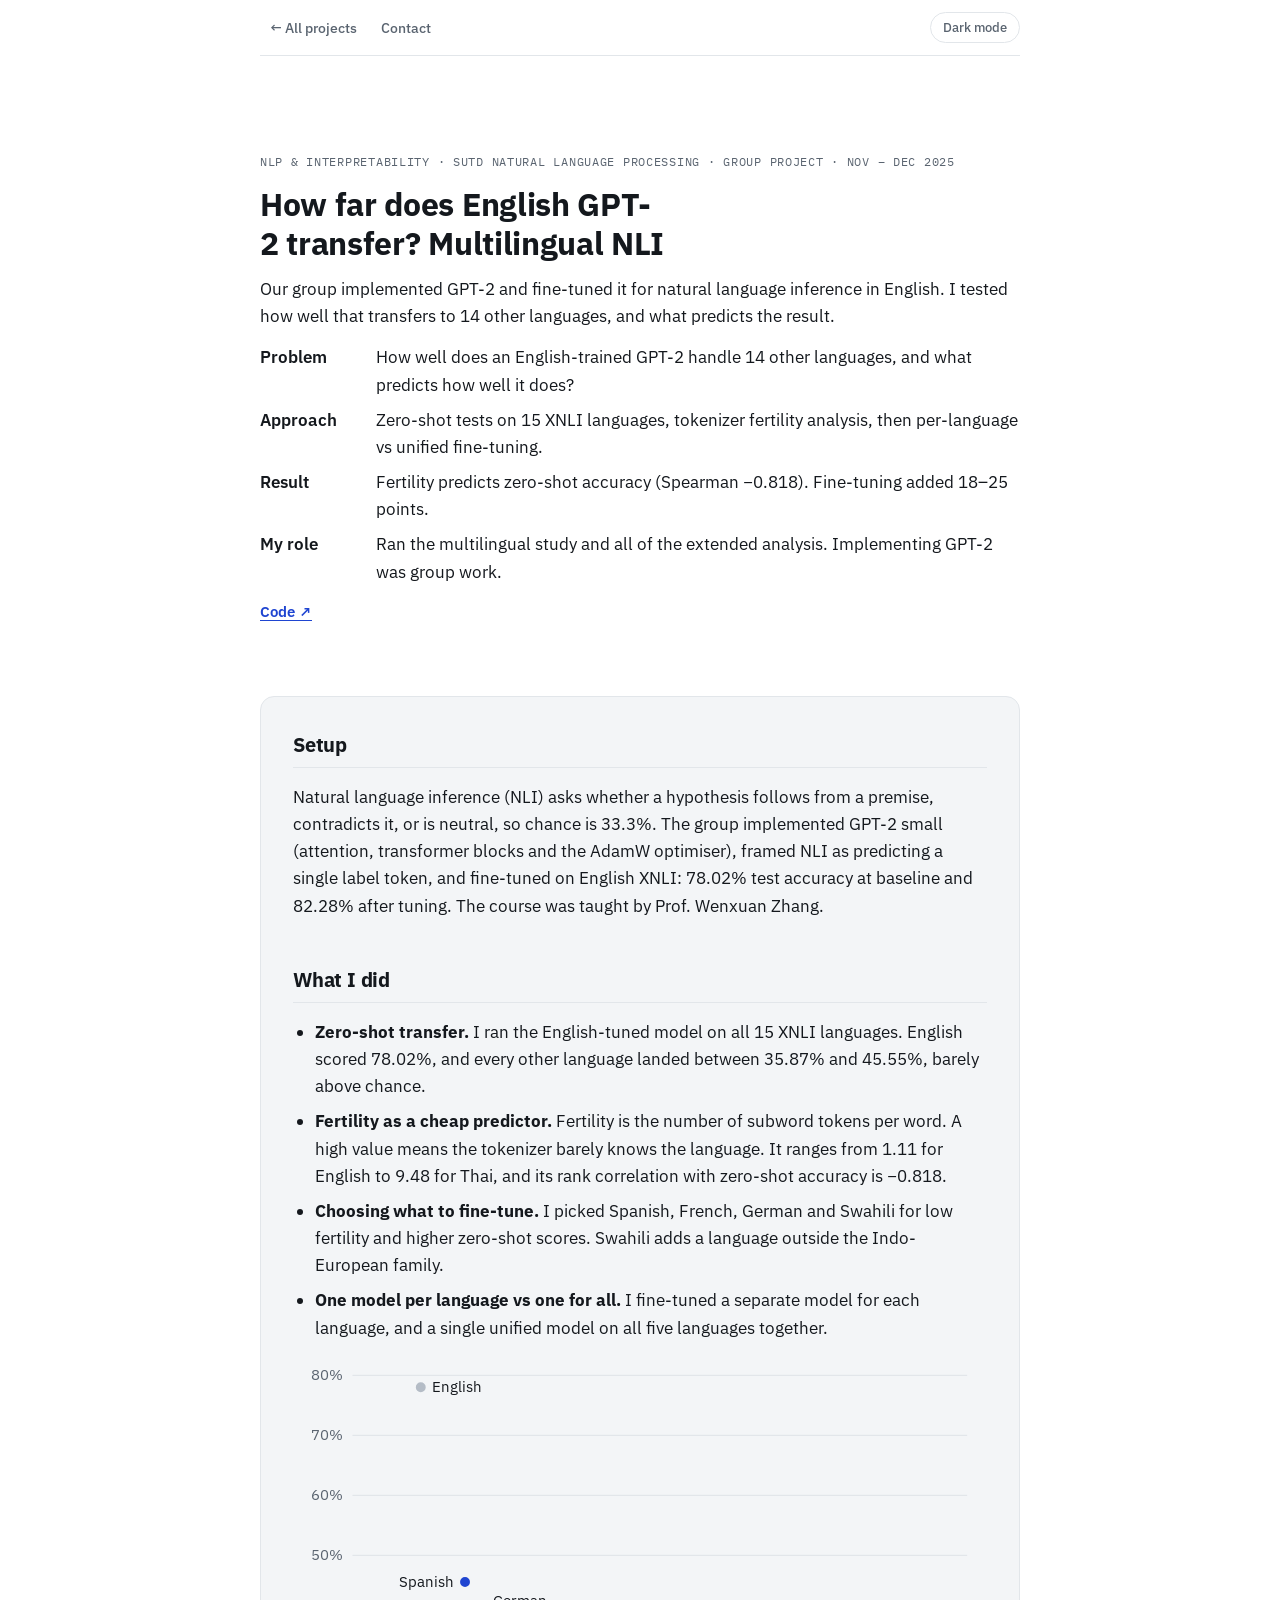
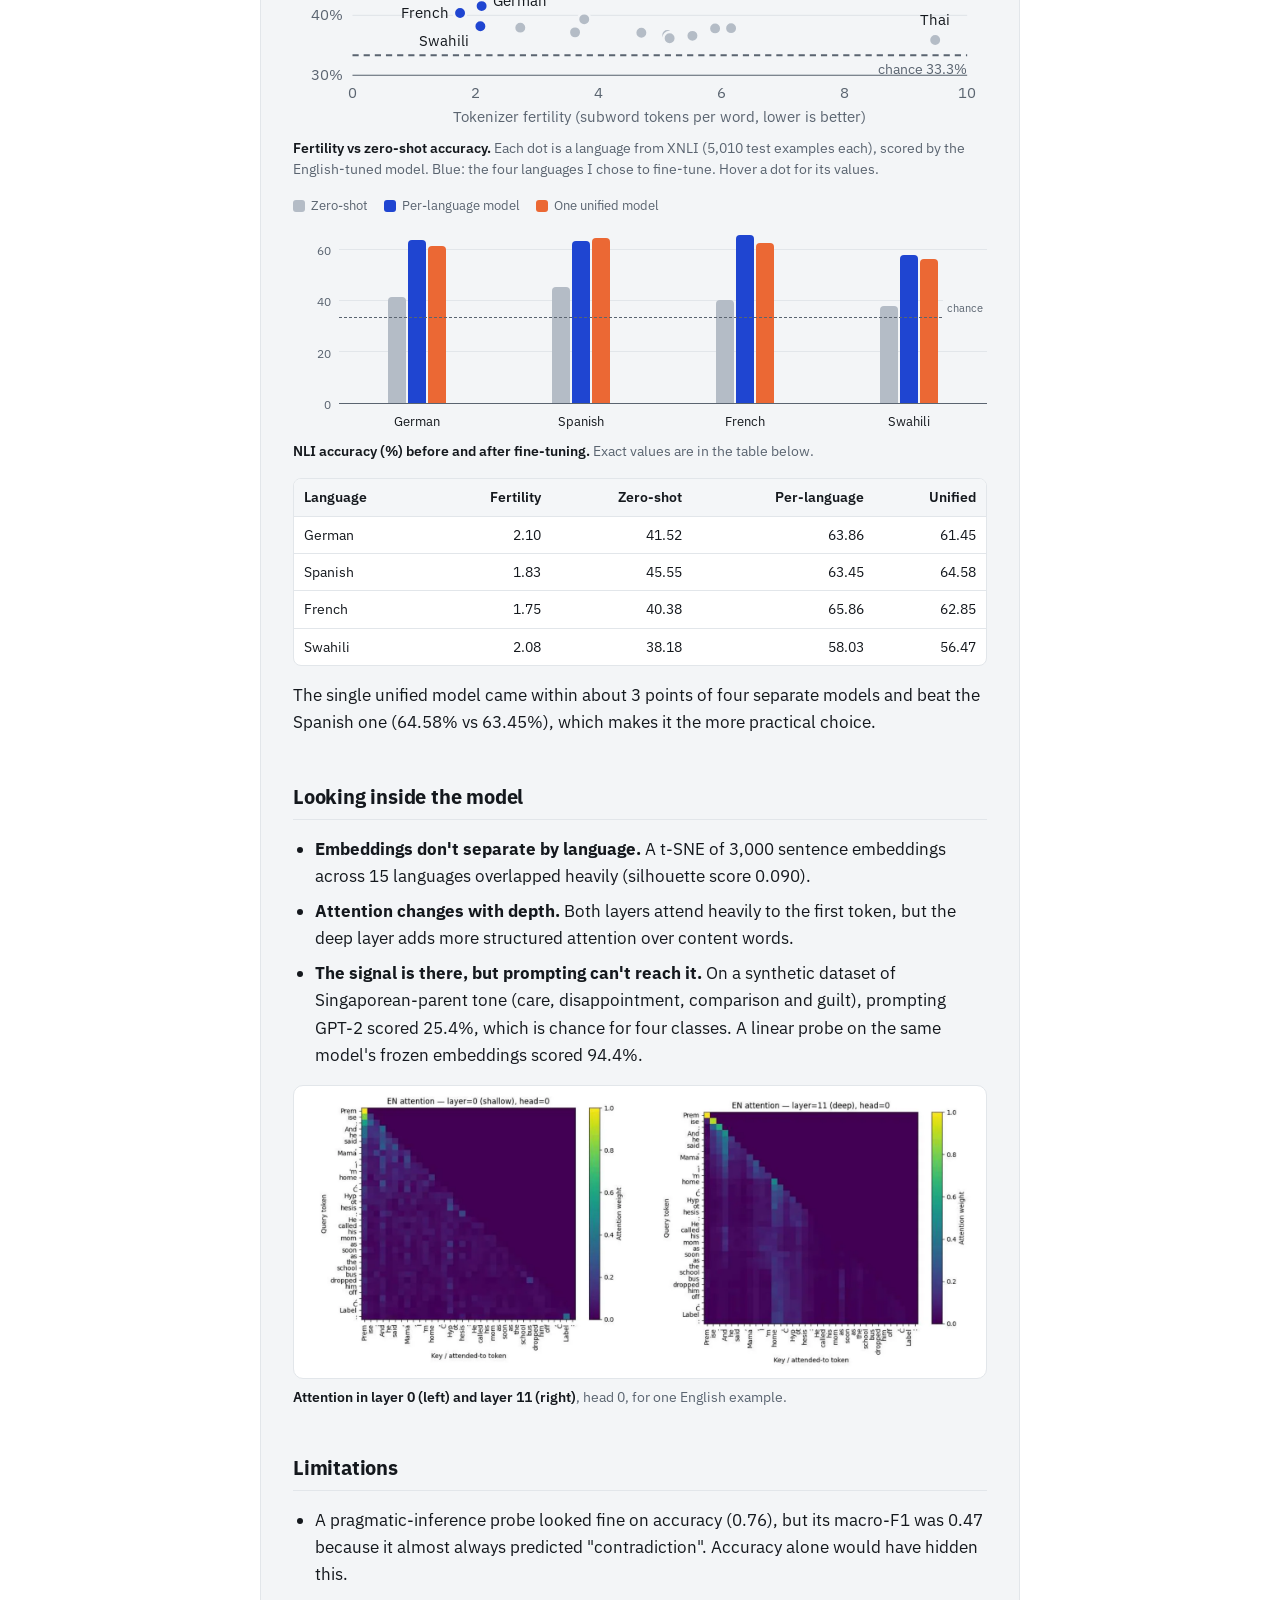
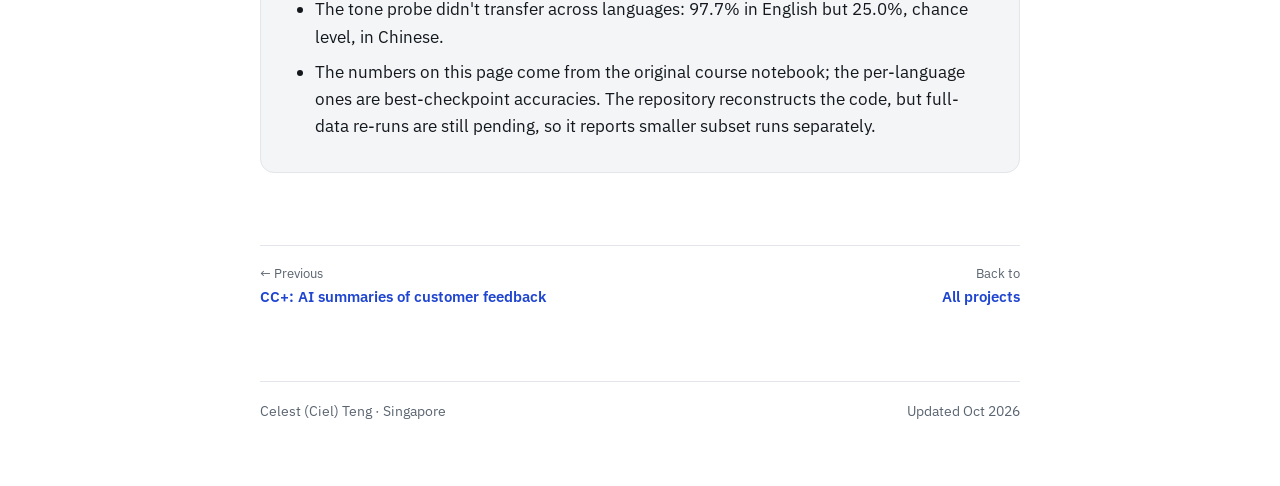
<file: multilingual-gpt2.html>
<!DOCTYPE html>
<html lang="en">
<head>
<meta charset="utf-8">
<meta name="viewport" content="width=device-width, initial-scale=1, viewport-fit=cover">
<title>How far does English GPT-2 transfer? Multilingual NLI · Celest (Ciel) Teng</title>
<meta name="description" content="Our group implemented GPT-2 and fine-tuned it for natural language inference in English. I tested how well that transfers to 14 other languages, and what predicts the result.">
<link rel="canonical" href="https://kaps-c.github.io/multilingual-gpt2.html">
<meta property="og:type" content="website">
<meta property="og:site_name" content="Celest (Ciel) Teng">
<meta property="og:title" content="How far does English GPT-2 transfer? Multilingual NLI · Celest (Ciel) Teng">
<meta property="og:description" content="Our group implemented GPT-2 and fine-tuned it for natural language inference in English. I tested how well that transfers to 14 other languages, and what predicts the result.">
<meta property="og:url" content="https://kaps-c.github.io/multilingual-gpt2.html">
<meta property="og:image" content="https://kaps-c.github.io/card/photo.jpg">
<meta name="twitter:card" content="summary">
<meta name="theme-color" content="#ffffff" media="(prefers-color-scheme: light)">
<meta name="theme-color" content="#141920" media="(prefers-color-scheme: dark)">
<link rel="icon" href="favicon.svg" type="image/svg+xml">
<script>try{var t=localStorage.getItem('c-theme');if(t==='light'||t==='dark')document.documentElement.dataset.theme=t}catch(e){}</script>
<link rel="preconnect" href="https://fonts.googleapis.com">
<link rel="preconnect" href="https://fonts.gstatic.com" crossorigin>
<link rel="stylesheet" href="https://fonts.googleapis.com/css2?family=IBM+Plex+Sans:ital,wght@0,400;0,500;0,600;0,700;1,400&amp;family=IBM+Plex+Mono:wght@400;500&amp;display=swap">
<link rel="stylesheet" href="style.css">
<script src="script.js" defer></script>
</head>
<body>
<a class="skip" href="#main">Skip to content</a>
<div class="col">
  <div class="jump">
    <nav aria-label="Site"><a href="./#projects">← All projects</a><a href="./#top">Contact</a></nav>
    <button class="toggle" id="theme-toggle" type="button" aria-pressed="false">Dark mode</button>
  </div>
  <main id="main" class="sections">
    <header class="page-head">
      <p class="label">NLP &amp; interpretability · SUTD Natural Language Processing · Group project · Nov – Dec 2025</p>
      <h1>How far does English GPT-2 transfer? Multilingual NLI</h1>
      <p class="oneliner">Our group implemented GPT-2 and fine-tuned it for natural language inference in English. I tested how well that transfers to 14 other languages, and what predicts the result.</p>
      <ul class="points"><li><b>Problem</b><span>How well does an English-trained GPT-2 handle 14 other languages, and what predicts how well it does?</span></li><li><b>Approach</b><span>Zero-shot tests on 15 XNLI languages, tokenizer fertility analysis, then per-language vs unified fine-tuning.</span></li><li><b>Result</b><span>Fertility predicts zero-shot accuracy (Spearman −0.818). Fine-tuning added 18–25 points.</span></li><li><b>My role</b><span>Ran the multilingual study and all of the extended analysis. Implementing GPT-2 was group work.</span></li></ul>
      <div class="plinks"><a href="https://github.com/kaps-c/Multilingual-GPT2-NLI" target="_blank" rel="noopener">Code ↗</a></div>
    </header>
    <article class="wu" aria-label="Write-up">
          <h2>Setup</h2>
          <p>Natural language inference (NLI) asks whether a hypothesis follows from a premise, contradicts it, or is neutral, so chance is 33.3%. The group implemented GPT-2 small (attention, transformer blocks and the AdamW optimiser), framed NLI as predicting a single label token, and fine-tuned on English XNLI: 78.02% test accuracy at baseline and 82.28% after tuning. The course was taught by Prof. Wenxuan Zhang.</p>

          <h2>What I did</h2>
          <ul>
            <li><strong>Zero-shot transfer.</strong> I ran the English-tuned model on all 15 XNLI languages. English scored 78.02%, and every other language landed between 35.87% and 45.55%, barely above chance.</li>
            <li><strong>Fertility as a cheap predictor.</strong> Fertility is the number of subword tokens per word. A high value means the tokenizer barely knows the language. It ranges from 1.11 for English to 9.48 for Thai, and its rank correlation with zero-shot accuracy is −0.818.</li>
            <li><strong>Choosing what to fine-tune.</strong> I picked Spanish, French, German and Swahili for low fertility and higher zero-shot scores. Swahili adds a language outside the Indo-European family.</li>
            <li><strong>One model per language vs one for all.</strong> I fine-tuned a separate model for each language, and a single unified model on all five languages together.</li>
          </ul>
          <figure><svg class="scatter" viewBox="0 0 560 300" role="img" aria-labelledby="sc-t sc-d">
<title id="sc-t">Tokenizer fertility vs zero-shot NLI accuracy, 15 languages</title>
<desc id="sc-d">English sits alone at 1.11 fertility and 78.0% accuracy. The other 14 languages range from 35.9% to 45.6%, close to the 33.3% chance line, and accuracy falls as fertility rises, down to Thai at 9.48 fertility and 35.9%.</desc>
<line class="grid" x1="48" x2="544" y1="256.0" y2="256.0"/><text class="tick" x="40" y="260.0" text-anchor="end">30%</text>
<line class="grid" x1="48" x2="544" y1="207.6" y2="207.6"/><text class="tick" x="40" y="211.6" text-anchor="end">40%</text>
<line class="grid" x1="48" x2="544" y1="159.2" y2="159.2"/><text class="tick" x="40" y="163.2" text-anchor="end">50%</text>
<line class="grid" x1="48" x2="544" y1="110.8" y2="110.8"/><text class="tick" x="40" y="114.8" text-anchor="end">60%</text>
<line class="grid" x1="48" x2="544" y1="62.4" y2="62.4"/><text class="tick" x="40" y="66.4" text-anchor="end">70%</text>
<line class="grid" x1="48" x2="544" y1="14.0" y2="14.0"/><text class="tick" x="40" y="18.0" text-anchor="end">80%</text>
<text class="tick" x="48.0" y="274" text-anchor="middle">0</text>
<text class="tick" x="147.2" y="274" text-anchor="middle">2</text>
<text class="tick" x="246.4" y="274" text-anchor="middle">4</text>
<text class="tick" x="345.6" y="274" text-anchor="middle">6</text>
<text class="tick" x="444.8" y="274" text-anchor="middle">8</text>
<text class="tick" x="544.0" y="274" text-anchor="middle">10</text>
<line class="axis" x1="48" x2="544" y1="256" y2="256"/>
<line class="chance" x1="48" x2="544" y1="239.9" y2="239.9"/><text class="note" x="544" y="254.9" text-anchor="end">chance 33.3%</text>
<text class="axlabel" x="296" y="294" text-anchor="middle">Tokenizer fertility (subword tokens per word, lower is better)</text>
<circle class="pt" cx="103.1" cy="23.6" r="5"><title>English: fertility 1.11, zero-shot 78.02%</title></circle>
<text class="plabel" x="112.1" y="27.6" text-anchor="start">English</text>
<circle class="pt sel" cx="134.8" cy="205.8" r="5"><title>French: fertility 1.75, zero-shot 40.38%</title></circle>
<text class="plabel" x="125.8" y="209.8" text-anchor="end">French</text>
<circle class="pt sel" cx="138.8" cy="180.7" r="5"><title>Spanish: fertility 1.83, zero-shot 45.55%</title></circle>
<text class="plabel" x="129.8" y="184.7" text-anchor="end">Spanish</text>
<circle class="pt sel" cx="151.2" cy="216.4" r="5"><title>Swahili: fertility 2.08, zero-shot 38.18%</title></circle>
<text class="plabel" x="142.2" y="232.4" text-anchor="end">Swahili</text>
<circle class="pt sel" cx="152.2" cy="200.2" r="5"><title>German: fertility 2.10, zero-shot 41.52%</title></circle>
<text class="plabel" x="161.2" y="200.2" text-anchor="start">German</text>
<circle class="pt" cx="183.4" cy="217.6" r="5"><title>Turkish: fertility 2.73, zero-shot 37.94%</title></circle>
<circle class="pt" cx="227.6" cy="221.4" r="5"><title>Vietnamese: fertility 3.62, zero-shot 37.15%</title></circle>
<circle class="pt" cx="235.0" cy="210.9" r="5"><title>Chinese: fertility 3.77, zero-shot 39.32%</title></circle>
<circle class="pt" cx="281.1" cy="221.7" r="5"><title>Arabic: fertility 4.70, zero-shot 37.09%</title></circle>
<circle class="pt" cx="302.0" cy="223.5" r="5"><title>Hindi: fertility 5.12, zero-shot 36.71%</title></circle>
<circle class="pt" cx="303.9" cy="226.1" r="5"><title>Urdu: fertility 5.16, zero-shot 36.17%</title></circle>
<circle class="pt" cx="322.3" cy="224.2" r="5"><title>Bulgarian: fertility 5.53, zero-shot 36.57%</title></circle>
<circle class="pt" cx="340.6" cy="218.2" r="5"><title>Russian: fertility 5.90, zero-shot 37.80%</title></circle>
<circle class="pt" cx="353.5" cy="218.0" r="5"><title>Greek: fertility 6.16, zero-shot 37.86%</title></circle>
<circle class="pt" cx="518.2" cy="227.6" r="5"><title>Thai: fertility 9.48, zero-shot 35.87%</title></circle>
<text class="plabel" x="518.2" y="215.6" text-anchor="middle">Thai</text>
</svg><figcaption><b>Fertility vs zero-shot accuracy.</b> Each dot is a language from XNLI (5,010 test examples each), scored by the English-tuned model. Blue: the four languages I chose to fine-tune. Hover a dot for its values.</figcaption></figure>
          <figure>
            <div class="chart-key"><span><i class="key-ref"></i>Zero-shot</span><span><i class="key-pl"></i>Per-language model</span><span><i class="key-un"></i>One unified model</span></div>
            <div class="vchart" role="img" aria-label="Accuracy by language: German 41.5, 63.9, 61.5. Spanish 45.6, 63.5, 64.6. French 40.4, 65.9, 62.9. Swahili 38.2, 58.0, 56.5.">
              <div class="vaxis"><span style="--t:0">0</span><span style="--t:20">20</span><span style="--t:40">40</span><span style="--t:60">60</span></div>
              <div class="vplot">
                <span class="gl" style="--t:20"></span><span class="gl" style="--t:40"></span><span class="gl" style="--t:60"></span>
                <span class="chance"><span>chance</span></span>
                <div class="vg"><i style="--v:41.52" title="German, zero-shot: 41.52%"></i><i class="pl" style="--v:63.86" title="German, per-language: 63.86%"></i><i class="un" style="--v:61.45" title="German, unified: 61.45%"></i></div>
                <div class="vg"><i style="--v:45.55" title="Spanish, zero-shot: 45.55%"></i><i class="pl" style="--v:63.45" title="Spanish, per-language: 63.45%"></i><i class="un" style="--v:64.58" title="Spanish, unified: 64.58%"></i></div>
                <div class="vg"><i style="--v:40.38" title="French, zero-shot: 40.38%"></i><i class="pl" style="--v:65.86" title="French, per-language: 65.86%"></i><i class="un" style="--v:62.85" title="French, unified: 62.85%"></i></div>
                <div class="vg"><i style="--v:38.18" title="Swahili, zero-shot: 38.18%"></i><i class="pl" style="--v:58.03" title="Swahili, per-language: 58.03%"></i><i class="un" style="--v:56.47" title="Swahili, unified: 56.47%"></i></div>
              </div>
              <div class="vnames"><span>German</span><span>Spanish</span><span>French</span><span>Swahili</span></div>
            </div>
            <figcaption><b>NLI accuracy (%) before and after fine-tuning.</b> Exact values are in the table below.</figcaption>
          </figure>
          <section class="table-wrap" tabindex="0" aria-label="Results table">
            <table>
              <thead><tr><th scope="col">Language</th><th scope="col" class="n">Fertility</th><th scope="col" class="n">Zero-shot</th><th scope="col" class="n">Per-language</th><th scope="col" class="n">Unified</th></tr></thead>
              <tbody>
                <tr><td>German</td><td class="n">2.10</td><td class="n">41.52</td><td class="n">63.86</td><td class="n">61.45</td></tr>
                <tr><td>Spanish</td><td class="n">1.83</td><td class="n">45.55</td><td class="n">63.45</td><td class="n">64.58</td></tr>
                <tr><td>French</td><td class="n">1.75</td><td class="n">40.38</td><td class="n">65.86</td><td class="n">62.85</td></tr>
                <tr><td>Swahili</td><td class="n">2.08</td><td class="n">38.18</td><td class="n">58.03</td><td class="n">56.47</td></tr>
              </tbody>
            </table>
          </section>
          <p>The single unified model came within about 3 points of four separate models and beat the Spanish one (64.58% vs 63.45%), which makes it the more practical choice.</p>

          <h2>Looking inside the model</h2>
          <ul>
            <li><strong>Embeddings don't separate by language.</strong> A t-SNE of 3,000 sentence embeddings across 15 languages overlapped heavily (silhouette score 0.090).</li>
            <li><strong>Attention changes with depth.</strong> Both layers attend heavily to the first token, but the deep layer adds more structured attention over content words.</li>
            <li><strong>The signal is there, but prompting can't reach it.</strong> On a synthetic dataset of Singaporean-parent tone (care, disappointment, comparison and guilt), prompting GPT-2 scored 25.4%, which is chance for four classes. A linear probe on the same model's frozen embeddings scored 94.4%.</li>
          </ul>
          <figure>
            <div class="media-frame"><img src="media/nlp-attention-shallow-deep.webp" width="1632" height="660" loading="lazy" alt="Two attention heatmaps for the same English premise and hypothesis: layer 0 is diffuse, layer 11 concentrates on early and content tokens."></div>
            <figcaption><b>Attention in layer 0 (left) and layer 11 (right)</b>, head 0, for one English example.</figcaption>
          </figure>

          <h2>Limitations</h2>
          <ul>
            <li>A pragmatic-inference probe looked fine on accuracy (0.76), but its macro-F1 was 0.47 because it almost always predicted "contradiction". Accuracy alone would have hidden this.</li>
            <li>The tone probe didn't transfer across languages: 97.7% in English but 25.0%, chance level, in Chinese.</li>
            <li>The numbers on this page come from the original course notebook; the per-language ones are best-checkpoint accuracies. The repository reconstructs the code, but full-data re-runs are still pending, so it reports smaller subset runs separately.</li>
          </ul>
        </article>
    <nav class="pager" aria-label="More write-ups"><a href="cc-plus.html"><span>← Previous</span>CC+: AI summaries of customer feedback</a><a class="next" href="./#projects"><span>Back to</span>All projects</a></nav>
  </main>
  <footer class="site-footer"><span>Celest (Ciel) Teng · Singapore</span><span>Updated Oct 2026</span></footer>
</div>
</body>
</html>
</file>
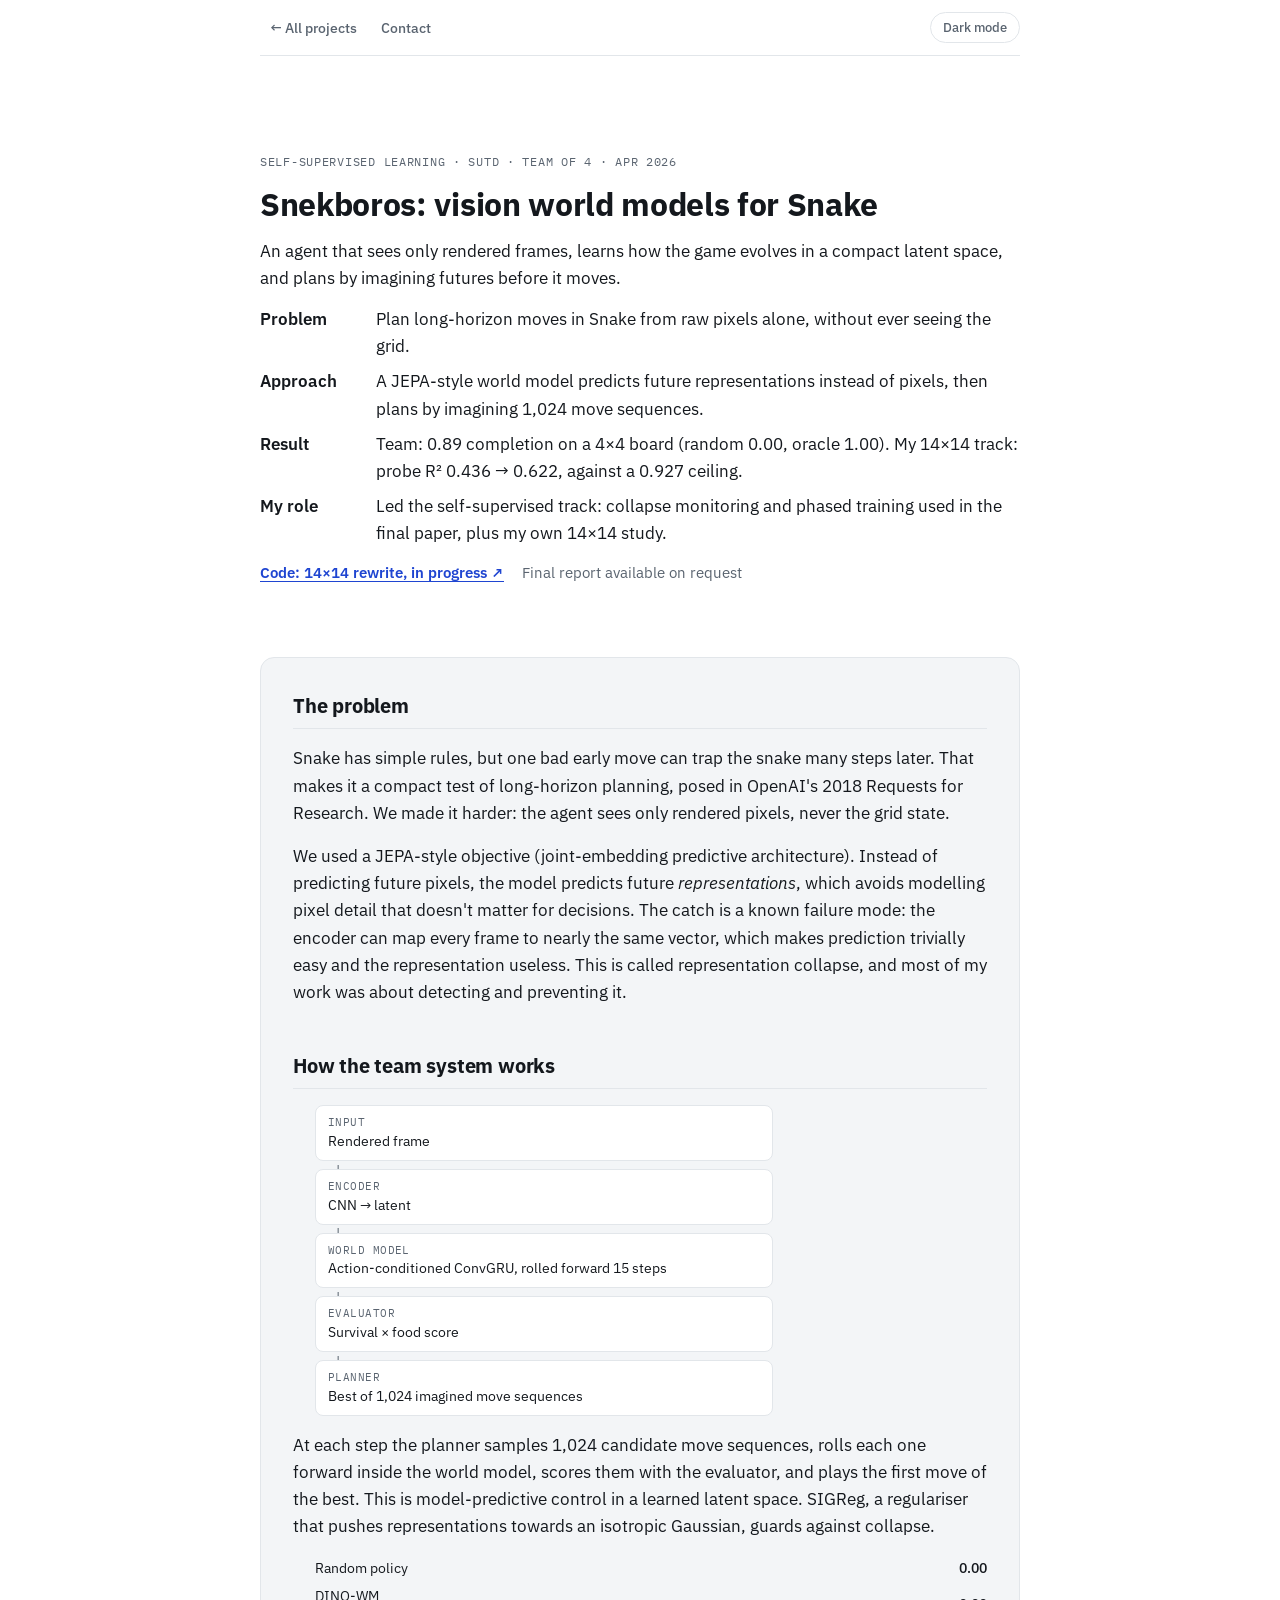
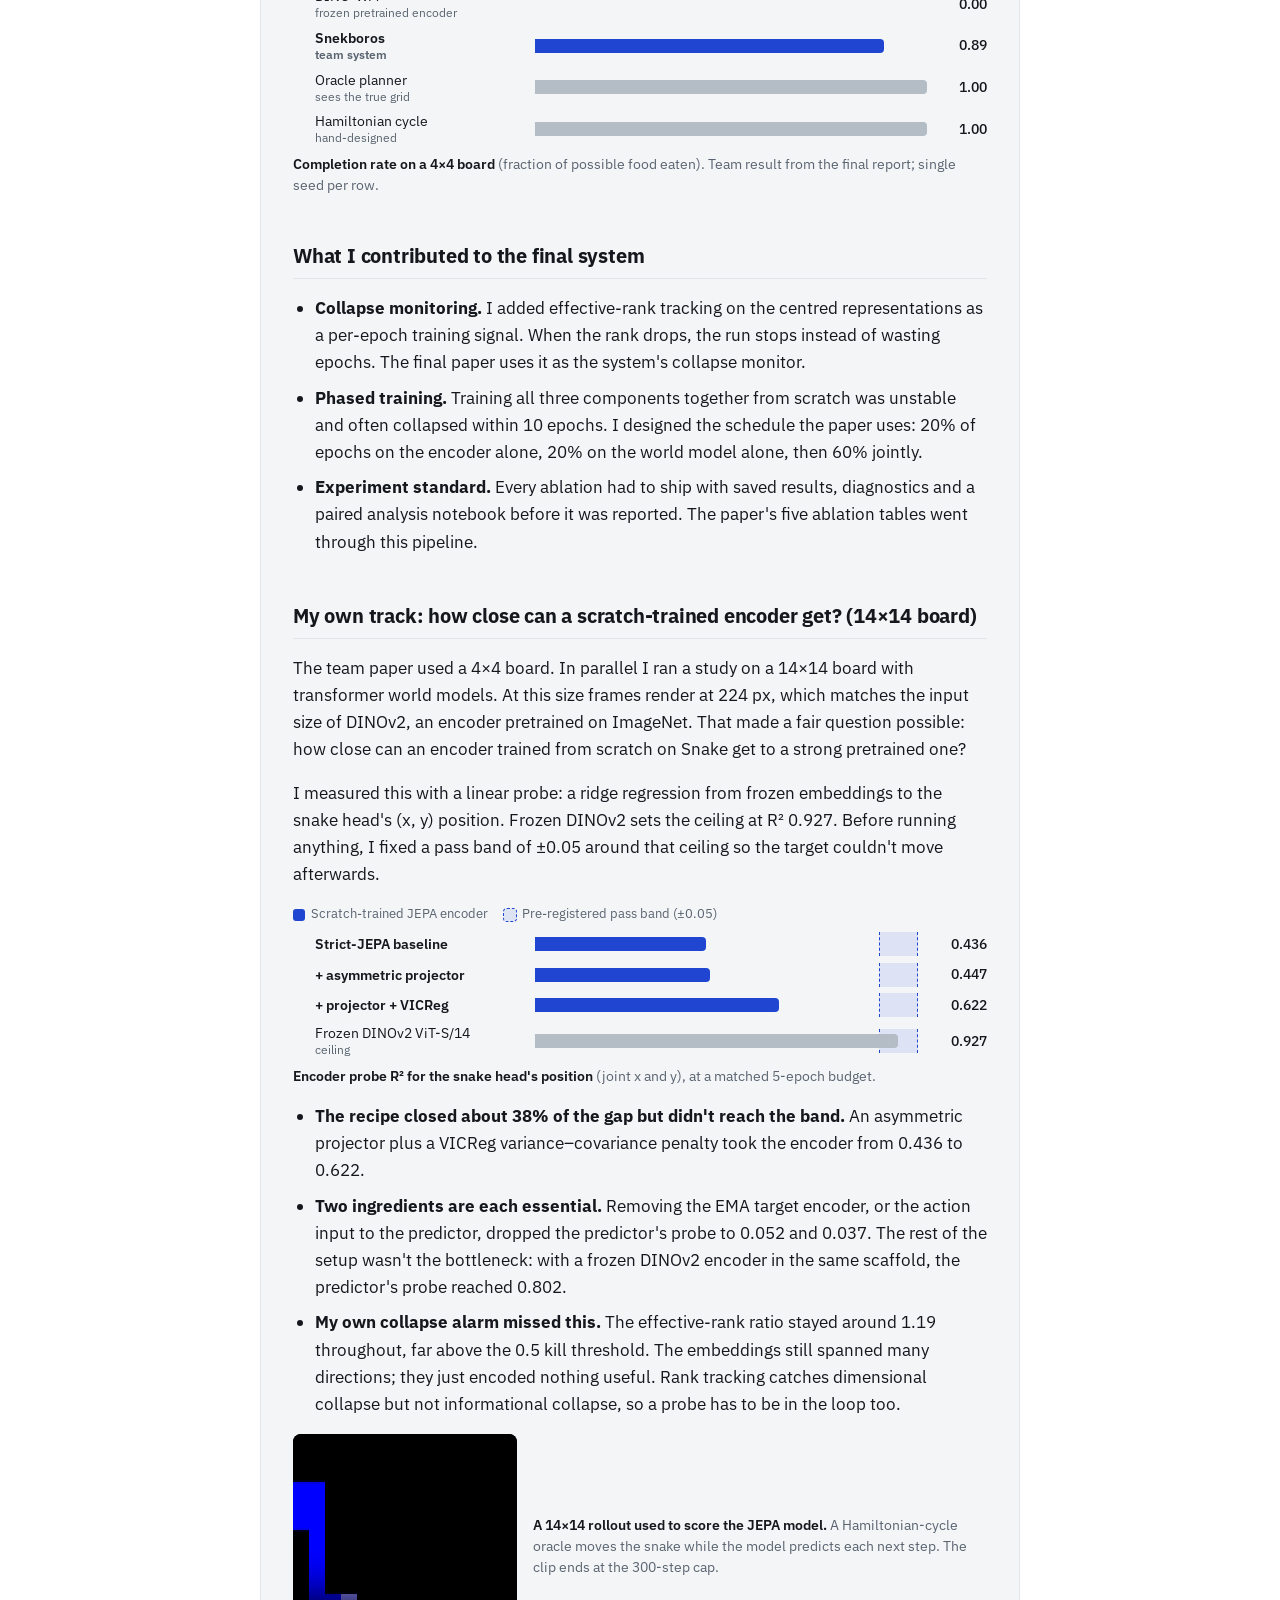
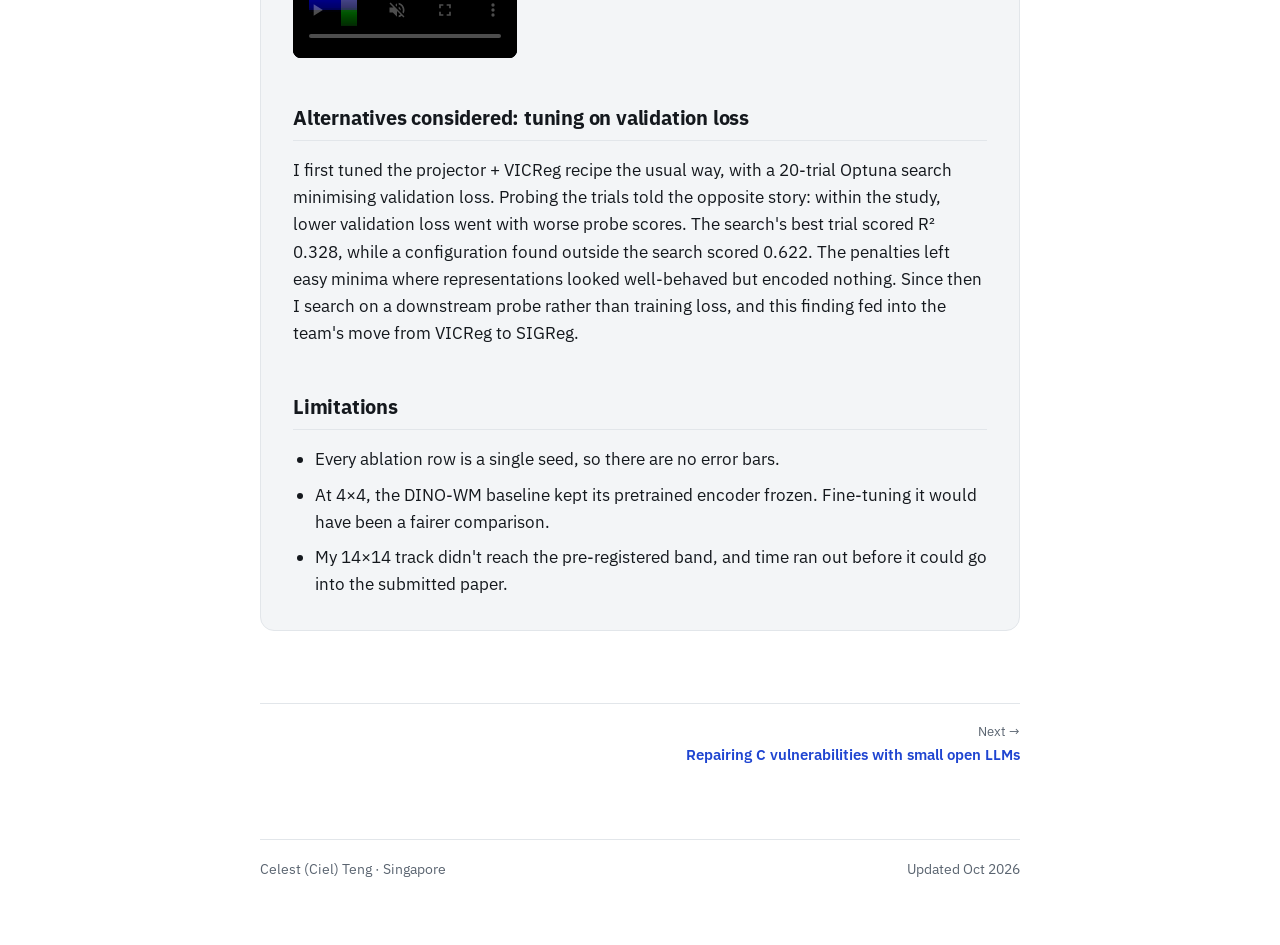
<file: snekboros.html>
<!DOCTYPE html>
<html lang="en">
<head>
<meta charset="utf-8">
<meta name="viewport" content="width=device-width, initial-scale=1, viewport-fit=cover">
<title>Snekboros · Celest (Ciel) Teng</title>
<meta name="description" content="An agent that sees only rendered frames, learns how the game evolves in a compact latent space, and plans by imagining futures before it moves.">
<link rel="canonical" href="https://kaps-c.github.io/snekboros.html">
<meta property="og:type" content="website">
<meta property="og:site_name" content="Celest (Ciel) Teng">
<meta property="og:title" content="Snekboros · Celest (Ciel) Teng">
<meta property="og:description" content="An agent that sees only rendered frames, learns how the game evolves in a compact latent space, and plans by imagining futures before it moves.">
<meta property="og:url" content="https://kaps-c.github.io/snekboros.html">
<meta property="og:image" content="https://kaps-c.github.io/card/photo.jpg">
<meta name="twitter:card" content="summary">
<meta name="theme-color" content="#ffffff" media="(prefers-color-scheme: light)">
<meta name="theme-color" content="#141920" media="(prefers-color-scheme: dark)">
<link rel="icon" href="favicon.svg" type="image/svg+xml">
<script>try{var t=localStorage.getItem('c-theme');if(t==='light'||t==='dark')document.documentElement.dataset.theme=t}catch(e){}</script>
<link rel="preconnect" href="https://fonts.googleapis.com">
<link rel="preconnect" href="https://fonts.gstatic.com" crossorigin>
<link rel="stylesheet" href="https://fonts.googleapis.com/css2?family=IBM+Plex+Sans:ital,wght@0,400;0,500;0,600;0,700;1,400&amp;family=IBM+Plex+Mono:wght@400;500&amp;display=swap">
<link rel="stylesheet" href="style.css">
<script src="script.js" defer></script>
</head>
<body>
<a class="skip" href="#main">Skip to content</a>
<div class="col">
  <div class="jump">
    <nav aria-label="Site"><a href="./#projects">← All projects</a><a href="./#top">Contact</a></nav>
    <button class="toggle" id="theme-toggle" type="button" aria-pressed="false">Dark mode</button>
  </div>
  <main id="main" class="sections">
    <header class="page-head">
      <p class="label">Self-supervised learning · SUTD · Team of 4 · Apr 2026</p>
      <h1>Snekboros: vision world models for Snake</h1>
      <p class="oneliner">An agent that sees only rendered frames, learns how the game evolves in a compact latent space, and plans by imagining futures before it moves.</p>
      <ul class="points"><li><b>Problem</b><span>Plan long-horizon moves in Snake from raw pixels alone, without ever seeing the grid.</span></li><li><b>Approach</b><span>A JEPA-style world model predicts future representations instead of pixels, then plans by imagining 1,024 move sequences.</span></li><li><b>Result</b><span>Team: 0.89 completion on a 4×4 board (random 0.00, oracle 1.00). My 14×14 track: probe R² 0.436 → 0.622, against a 0.927 ceiling.</span></li><li><b>My role</b><span>Led the self-supervised track: collapse monitoring and phased training used in the final paper, plus my own 14×14 study.</span></li></ul>
      <div class="plinks"><a href="https://github.com/kaps-c/Vision-World-Models-Snake" target="_blank" rel="noopener">Code: 14×14 rewrite, in progress ↗</a><span class="muted">Final report available on request</span></div>
    </header>
    <article class="wu" aria-label="Write-up">
          <h2>The problem</h2>
          <p>Snake has simple rules, but one bad early move can trap the snake many steps later. That makes it a compact test of long-horizon planning, posed in OpenAI's 2018 Requests for Research. We made it harder: the agent sees only rendered pixels, never the grid state.</p>
          <p>We used a JEPA-style objective (joint-embedding predictive architecture). Instead of predicting future pixels, the model predicts future <em>representations</em>, which avoids modelling pixel detail that doesn't matter for decisions. The catch is a known failure mode: the encoder can map every frame to nearly the same vector, which makes prediction trivially easy and the representation useless. This is called representation collapse, and most of my work was about detecting and preventing it.</p>

          <h2>How the team system works</h2>
          <ol class="flow">
            <li><small>Input</small>Rendered frame</li>
            <li><small>Encoder</small>CNN → latent</li>
            <li><small>World model</small>Action-conditioned ConvGRU, rolled forward 15 steps</li>
            <li><small>Evaluator</small>Survival × food score</li>
            <li><small>Planner</small>Best of 1,024 imagined move sequences</li>
          </ol>
          <p>At each step the planner samples 1,024 candidate move sequences, rolls each one forward inside the world model, scores them with the evaluator, and plays the first move of the best. This is model-predictive control in a learned latent space. SIGReg, a regulariser that pushes representations towards an isotropic Gaussian, guards against collapse.</p>
          <figure>
        <ul class="hbars" style="--max:1">
          <li><span class="lbl">Random policy</span><span class="track"><i style="--v:0"></i></span><b>0.00</b></li>
          <li><span class="lbl">DINO-WM <small>frozen pretrained encoder</small></span><span class="track"><i style="--v:0"></i></span><b>0.00</b></li>
          <li class="mine"><span class="lbl">Snekboros <small>team system</small></span><span class="track"><i style="--v:.89"></i></span><b>0.89</b></li>
          <li><span class="lbl">Oracle planner <small>sees the true grid</small></span><span class="track"><i style="--v:1"></i></span><b>1.00</b></li>
          <li><span class="lbl">Hamiltonian cycle <small>hand-designed</small></span><span class="track"><i style="--v:1"></i></span><b>1.00</b></li>
        </ul>
        <figcaption><b>Completion rate on a 4×4 board</b> (fraction of possible food eaten). Team result from the final report; single seed per row.</figcaption>
      </figure>

          <h2>What I contributed to the final system</h2>
          <ul>
            <li><strong>Collapse monitoring.</strong> I added effective-rank tracking on the centred representations as a per-epoch training signal. When the rank drops, the run stops instead of wasting epochs. The final paper uses it as the system's collapse monitor.</li>
            <li><strong>Phased training.</strong> Training all three components together from scratch was unstable and often collapsed within 10 epochs. I designed the schedule the paper uses: 20% of epochs on the encoder alone, 20% on the world model alone, then 60% jointly.</li>
            <li><strong>Experiment standard.</strong> Every ablation had to ship with saved results, diagnostics and a paired analysis notebook before it was reported. The paper's five ablation tables went through this pipeline.</li>
          </ul>

          <h2>My own track: how close can a scratch-trained encoder get? (14×14 board)</h2>
          <p>The team paper used a 4×4 board. In parallel I ran a study on a 14×14 board with transformer world models. At this size frames render at 224 px, which matches the input size of DINOv2, an encoder pretrained on ImageNet. That made a fair question possible: how close can an encoder trained from scratch on Snake get to a strong pretrained one?</p>
          <p>I measured this with a linear probe: a ridge regression from frozen embeddings to the snake head's (x, y) position. Frozen DINOv2 sets the ceiling at R² 0.927. Before running anything, I fixed a pass band of ±0.05 around that ceiling so the target couldn't move afterwards.</p>
          <figure>
            <div class="chart-key"><span><i class="key-mine"></i>Scratch-trained JEPA encoder</span><span><i class="key-band"></i>Pre-registered pass band (±0.05)</span></div>
            <ul class="hbars banded" style="--max:1;--b0:.877;--b1:.977">
              <li class="mine"><span class="lbl">Strict-JEPA baseline</span><span class="track"><i style="--v:.436"></i></span><b>0.436</b></li>
              <li class="mine"><span class="lbl">+ asymmetric projector</span><span class="track"><i style="--v:.447"></i></span><b>0.447</b></li>
              <li class="mine"><span class="lbl">+ projector + VICReg</span><span class="track"><i style="--v:.622"></i></span><b>0.622</b></li>
              <li><span class="lbl">Frozen DINOv2 ViT-S/14 <small>ceiling</small></span><span class="track"><i style="--v:.927"></i></span><b>0.927</b></li>
            </ul>
            <figcaption><b>Encoder probe R² for the snake head's position</b> (joint x and y), at a matched 5-epoch budget.</figcaption>
          </figure>
          <ul>
            <li><strong>The recipe closed about 38% of the gap but didn't reach the band.</strong> An asymmetric projector plus a VICReg variance–covariance penalty took the encoder from 0.436 to 0.622.</li>
            <li><strong>Two ingredients are each essential.</strong> Removing the EMA target encoder, or the action input to the predictor, dropped the predictor's probe to 0.052 and 0.037. The rest of the setup wasn't the bottleneck: with a frozen DINOv2 encoder in the same scaffold, the predictor's probe reached 0.802.</li>
            <li><strong>My own collapse alarm missed this.</strong> The effective-rank ratio stayed around 1.19 throughout, far above the 0.5 kill threshold. The embeddings still spanned many directions; they just encoded nothing useful. Rank tracking catches dimensional collapse but not informational collapse, so a probe has to be in the loop too.</li>
          </ul>
          <figure class="video-wrap">
            <video src="media/snekboros-rollout-14x14.mp4" poster="media/snekboros-rollout-poster.png" autoplay muted loop playsinline controls width="224" height="224"></video>
            <figcaption><b>A 14×14 rollout used to score the JEPA model.</b> A Hamiltonian-cycle oracle moves the snake while the model predicts each next step. The clip ends at the 300-step cap.</figcaption>
          </figure>

          <h2>Alternatives considered: tuning on validation loss</h2>
          <p>I first tuned the projector + VICReg recipe the usual way, with a 20-trial Optuna search minimising validation loss. Probing the trials told the opposite story: within the study, lower validation loss went with worse probe scores. The search's best trial scored R² 0.328, while a configuration found outside the search scored 0.622. The penalties left easy minima where representations looked well-behaved but encoded nothing. Since then I search on a downstream probe rather than training loss, and this finding fed into the team's move from VICReg to SIGReg.</p>

          <h2>Limitations</h2>
          <ul>
            <li>Every ablation row is a single seed, so there are no error bars.</li>
            <li>At 4×4, the DINO-WM baseline kept its pretrained encoder frozen. Fine-tuning it would have been a fairer comparison.</li>
            <li>My 14×14 track didn't reach the pre-registered band, and time ran out before it could go into the submitted paper.</li>
          </ul>
        </article>
    <nav class="pager" aria-label="More write-ups"><span></span><a class="next" href="vuln-repair.html"><span>Next →</span>Repairing C vulnerabilities with small open LLMs</a></nav>
  </main>
  <footer class="site-footer"><span>Celest (Ciel) Teng · Singapore</span><span>Updated Oct 2026</span></footer>
</div>
</body>
</html>
</file>
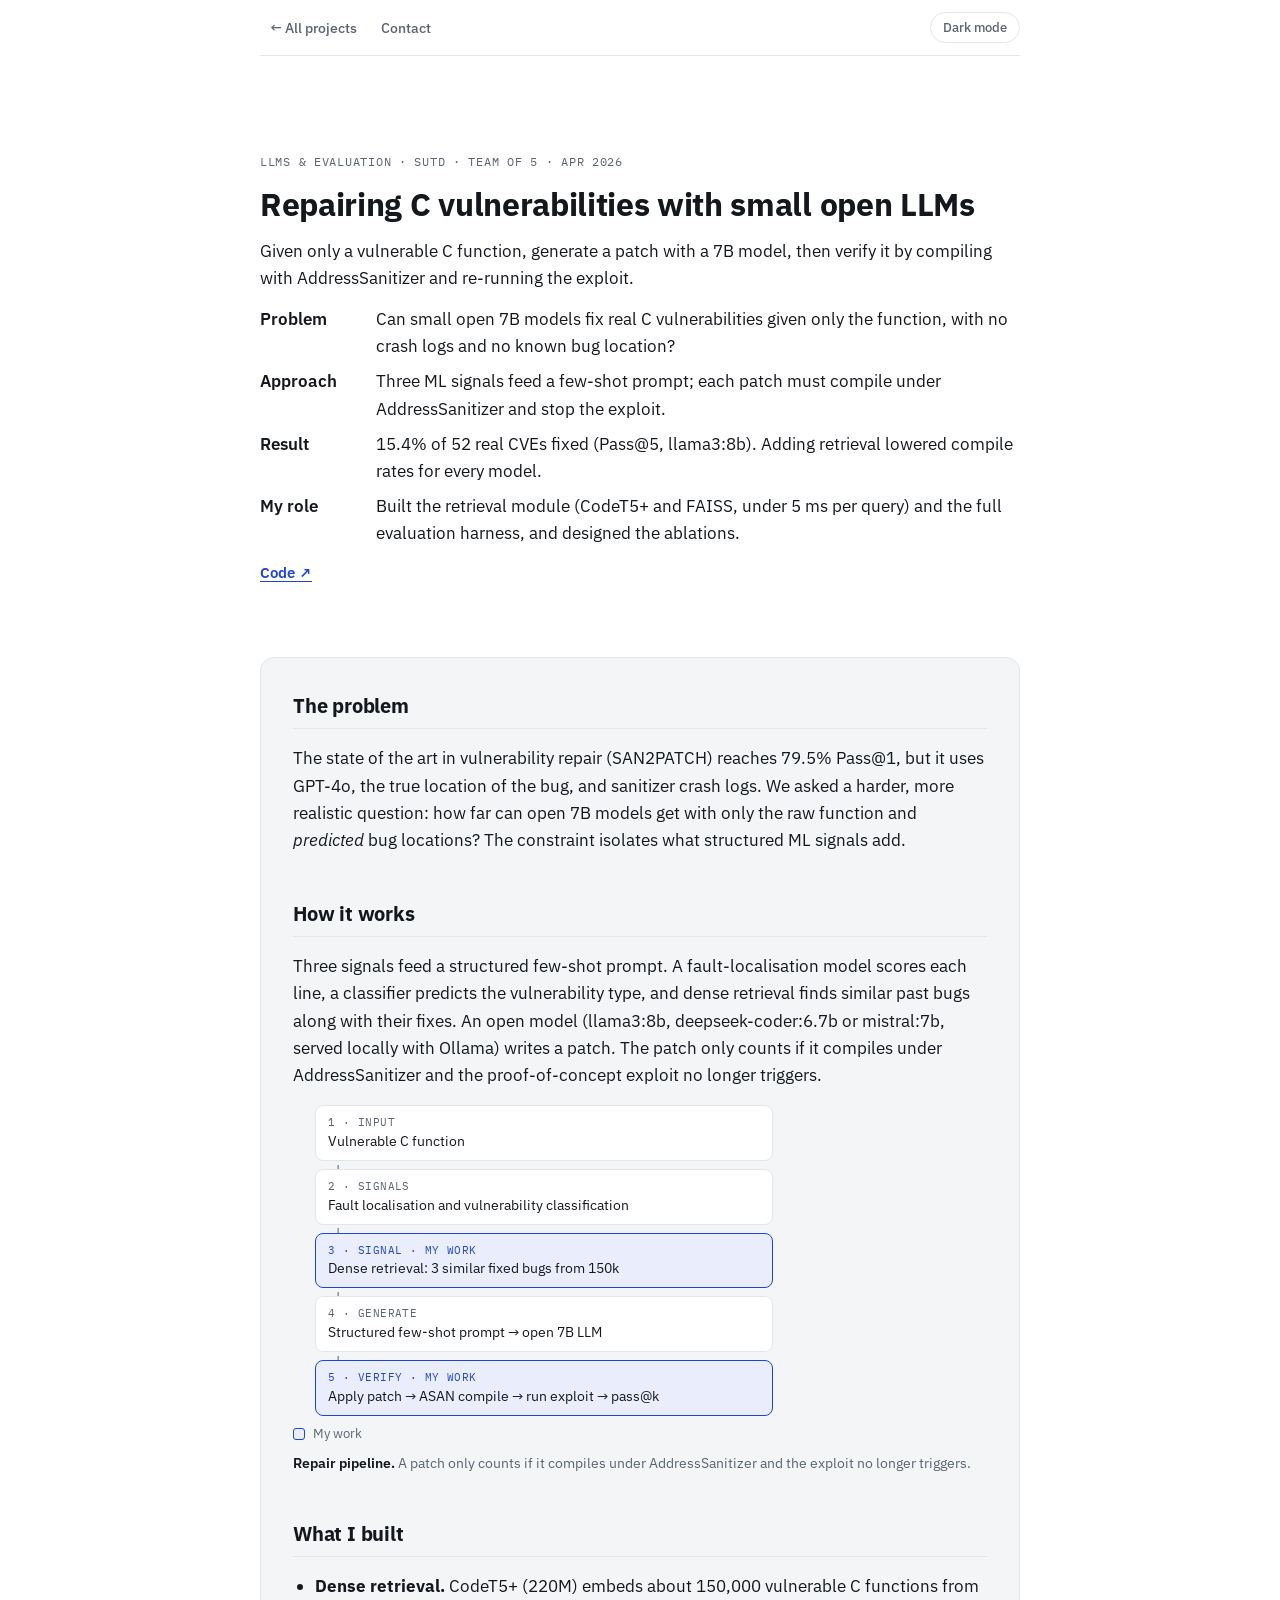
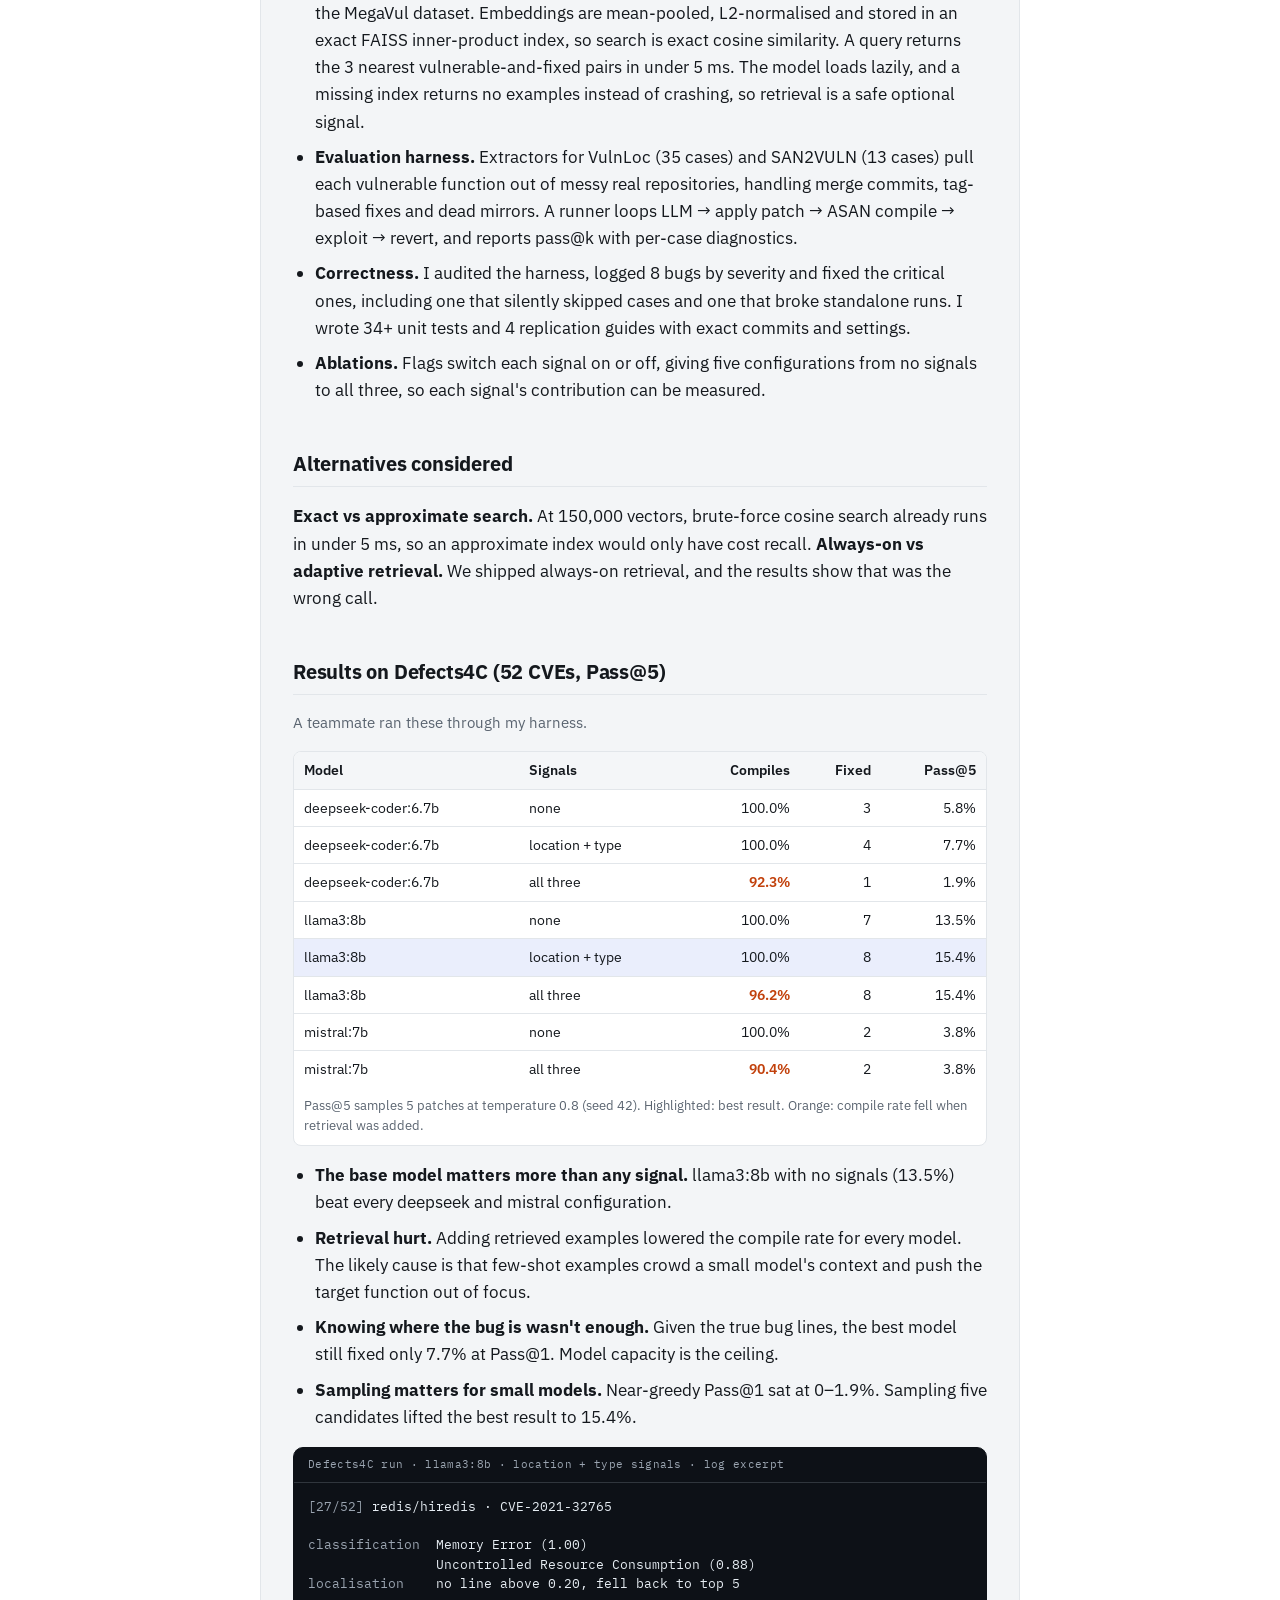
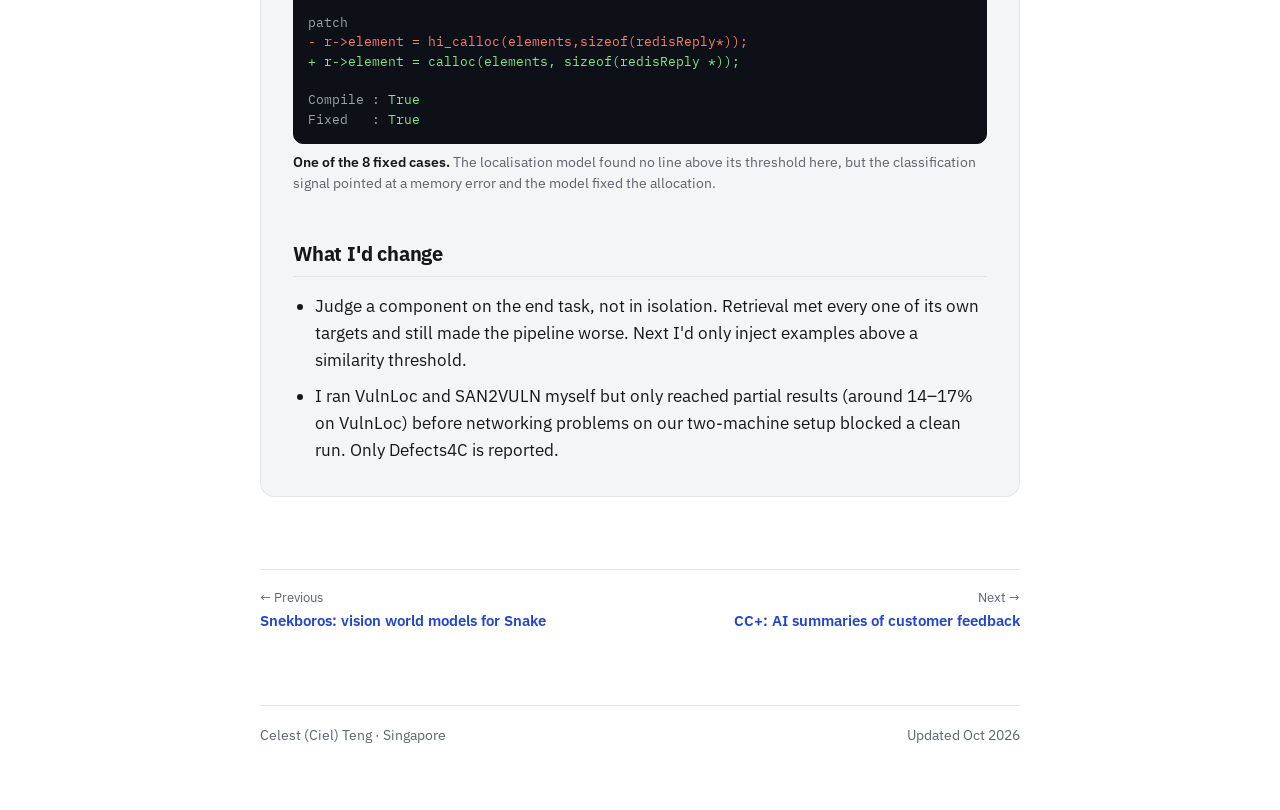
<file: vuln-repair.html>
<!DOCTYPE html>
<html lang="en">
<head>
<meta charset="utf-8">
<meta name="viewport" content="width=device-width, initial-scale=1, viewport-fit=cover">
<title>Repairing C vulnerabilities with small open LLMs · Celest (Ciel) Teng</title>
<meta name="description" content="Given only a vulnerable C function, generate a patch with a 7B model, then verify it by compiling with AddressSanitizer and re-running the exploit.">
<link rel="canonical" href="https://kaps-c.github.io/vuln-repair.html">
<meta property="og:type" content="website">
<meta property="og:site_name" content="Celest (Ciel) Teng">
<meta property="og:title" content="Repairing C vulnerabilities with small open LLMs · Celest (Ciel) Teng">
<meta property="og:description" content="Given only a vulnerable C function, generate a patch with a 7B model, then verify it by compiling with AddressSanitizer and re-running the exploit.">
<meta property="og:url" content="https://kaps-c.github.io/vuln-repair.html">
<meta property="og:image" content="https://kaps-c.github.io/card/photo.jpg">
<meta name="twitter:card" content="summary">
<meta name="theme-color" content="#ffffff" media="(prefers-color-scheme: light)">
<meta name="theme-color" content="#141920" media="(prefers-color-scheme: dark)">
<link rel="icon" href="favicon.svg" type="image/svg+xml">
<script>try{var t=localStorage.getItem('c-theme');if(t==='light'||t==='dark')document.documentElement.dataset.theme=t}catch(e){}</script>
<link rel="preconnect" href="https://fonts.googleapis.com">
<link rel="preconnect" href="https://fonts.gstatic.com" crossorigin>
<link rel="stylesheet" href="https://fonts.googleapis.com/css2?family=IBM+Plex+Sans:ital,wght@0,400;0,500;0,600;0,700;1,400&amp;family=IBM+Plex+Mono:wght@400;500&amp;display=swap">
<link rel="stylesheet" href="style.css">
<script src="script.js" defer></script>
</head>
<body>
<a class="skip" href="#main">Skip to content</a>
<div class="col">
  <div class="jump">
    <nav aria-label="Site"><a href="./#projects">← All projects</a><a href="./#top">Contact</a></nav>
    <button class="toggle" id="theme-toggle" type="button" aria-pressed="false">Dark mode</button>
  </div>
  <main id="main" class="sections">
    <header class="page-head">
      <p class="label">LLMs &amp; evaluation · SUTD · Team of 5 · Apr 2026</p>
      <h1>Repairing C vulnerabilities with small open LLMs</h1>
      <p class="oneliner">Given only a vulnerable C function, generate a patch with a 7B model, then verify it by compiling with AddressSanitizer and re-running the exploit.</p>
      <ul class="points"><li><b>Problem</b><span>Can small open 7B models fix real C vulnerabilities given only the function, with no crash logs and no known bug location?</span></li><li><b>Approach</b><span>Three ML signals feed a few-shot prompt; each patch must compile under AddressSanitizer and stop the exploit.</span></li><li><b>Result</b><span>15.4% of 52 real CVEs fixed (Pass@5, llama3:8b). Adding retrieval lowered compile rates for every model.</span></li><li><b>My role</b><span>Built the retrieval module (CodeT5+ and FAISS, under 5 ms per query) and the full evaluation harness, and designed the ablations.</span></li></ul>
      <div class="plinks"><a href="https://github.com/AIgroupwork25/ai-proj-model-guide" target="_blank" rel="noopener">Code ↗</a></div>
    </header>
    <article class="wu" aria-label="Write-up">
          <h2>The problem</h2>
          <p>The state of the art in vulnerability repair (SAN2PATCH) reaches 79.5% Pass@1, but it uses GPT-4o, the true location of the bug, and sanitizer crash logs. We asked a harder, more realistic question: how far can open 7B models get with only the raw function and <em>predicted</em> bug locations? The constraint isolates what structured ML signals add.</p>

          <h2>How it works</h2>
          <p>Three signals feed a structured few-shot prompt. A fault-localisation model scores each line, a classifier predicts the vulnerability type, and dense retrieval finds similar past bugs along with their fixes. An open model (llama3:8b, deepseek-coder:6.7b or mistral:7b, served locally with Ollama) writes a patch. The patch only counts if it compiles under AddressSanitizer and the proof-of-concept exploit no longer triggers.</p>
          <figure><ol class="flow"><li><small>1 · Input</small>Vulnerable C function</li><li><small>2 · Signals</small>Fault localisation and vulnerability classification</li><li class="mine"><small>3 · Signal · my work</small>Dense retrieval: 3 similar fixed bugs from 150k</li><li><small>4 · Generate</small>Structured few-shot prompt → open 7B LLM</li><li class="mine"><small>5 · Verify · my work</small>Apply patch → ASAN compile → run exploit → pass@k</li></ol><div class="flow-legend"><i></i>My work</div><figcaption><b>Repair pipeline.</b> A patch only counts if it compiles under AddressSanitizer and the exploit no longer triggers.</figcaption></figure>

          <h2>What I built</h2>
          <ul>
            <li><strong>Dense retrieval.</strong> CodeT5+ (220M) embeds about 150,000 vulnerable C functions from the MegaVul dataset. Embeddings are mean-pooled, L2-normalised and stored in an exact FAISS inner-product index, so search is exact cosine similarity. A query returns the 3 nearest vulnerable-and-fixed pairs in under 5 ms. The model loads lazily, and a missing index returns no examples instead of crashing, so retrieval is a safe optional signal.</li>
            <li><strong>Evaluation harness.</strong> Extractors for VulnLoc (35 cases) and SAN2VULN (13 cases) pull each vulnerable function out of messy real repositories, handling merge commits, tag-based fixes and dead mirrors. A runner loops LLM → apply patch → ASAN compile → exploit → revert, and reports pass@k with per-case diagnostics.</li>
            <li><strong>Correctness.</strong> I audited the harness, logged 8 bugs by severity and fixed the critical ones, including one that silently skipped cases and one that broke standalone runs. I wrote 34+ unit tests and 4 replication guides with exact commits and settings.</li>
            <li><strong>Ablations.</strong> Flags switch each signal on or off, giving five configurations from no signals to all three, so each signal's contribution can be measured.</li>
          </ul>

          <h2>Alternatives considered</h2>
          <p><strong>Exact vs approximate search.</strong> At 150,000 vectors, brute-force cosine search already runs in under 5 ms, so an approximate index would only have cost recall. <strong>Always-on vs adaptive retrieval.</strong> We shipped always-on retrieval, and the results show that was the wrong call.</p>

          <h2>Results on Defects4C (52 CVEs, Pass@5)</h2>
          <p class="aside">A teammate ran these through my harness.</p>
          <section class="table-wrap" tabindex="0" aria-label="Results table">
            <table>
              <caption>Pass@5 samples 5 patches at temperature 0.8 (seed 42). Highlighted: best result. Orange: compile rate fell when retrieval was added.</caption>
              <thead><tr><th scope="col">Model</th><th scope="col">Signals</th><th scope="col" class="n">Compiles</th><th scope="col" class="n">Fixed</th><th scope="col" class="n">Pass@5</th></tr></thead>
              <tbody>
                <tr><td>deepseek-coder:6.7b</td><td>none</td><td class="n">100.0%</td><td class="n">3</td><td class="n">5.8%</td></tr>
                <tr><td>deepseek-coder:6.7b</td><td>location + type</td><td class="n">100.0%</td><td class="n">4</td><td class="n">7.7%</td></tr>
                <tr class="bad"><td>deepseek-coder:6.7b</td><td>all three</td><td class="n c">92.3%</td><td class="n">1</td><td class="n">1.9%</td></tr>
                <tr><td>llama3:8b</td><td>none</td><td class="n">100.0%</td><td class="n">7</td><td class="n">13.5%</td></tr>
                <tr class="hl"><td>llama3:8b</td><td>location + type</td><td class="n">100.0%</td><td class="n">8</td><td class="n">15.4%</td></tr>
                <tr class="bad"><td>llama3:8b</td><td>all three</td><td class="n c">96.2%</td><td class="n">8</td><td class="n">15.4%</td></tr>
                <tr><td>mistral:7b</td><td>none</td><td class="n">100.0%</td><td class="n">2</td><td class="n">3.8%</td></tr>
                <tr class="bad"><td>mistral:7b</td><td>all three</td><td class="n c">90.4%</td><td class="n">2</td><td class="n">3.8%</td></tr>
              </tbody>
            </table>
          </section>
          <ul>
            <li><strong>The base model matters more than any signal.</strong> llama3:8b with no signals (13.5%) beat every deepseek and mistral configuration.</li>
            <li><strong>Retrieval hurt.</strong> Adding retrieved examples lowered the compile rate for every model. The likely cause is that few-shot examples crowd a small model's context and push the target function out of focus.</li>
            <li><strong>Knowing where the bug is wasn't enough.</strong> Given the true bug lines, the best model still fixed only 7.7% at Pass@1. Model capacity is the ceiling.</li>
            <li><strong>Sampling matters for small models.</strong> Near-greedy Pass@1 sat at 0–1.9%. Sampling five candidates lifted the best result to 15.4%.</li>
          </ul>

          <figure><div class="frame term-frame"><div class="term"><p class="term-bar">Defects4C run · llama3:8b · location + type signals · log excerpt</p><pre tabindex="0"><code><span class="t-dim">[27/52]</span> redis/hiredis · CVE-2021-32765

<span class="t-dim">classification</span>  Memory Error (1.00)
                Uncontrolled Resource Consumption (0.88)
<span class="t-dim">localisation</span>    no line above 0.20, fell back to top 5

<span class="t-dim">patch</span>
<span class="t-del">- r-&gt;element = hi_calloc(elements,sizeof(redisReply*));</span>
<span class="t-add">+ r-&gt;element = calloc(elements, sizeof(redisReply *));</span>

<span class="t-dim">Compile :</span> <span class="t-add">True</span>
<span class="t-dim">Fixed   :</span> <span class="t-add">True</span></code></pre></div></div><figcaption><b>One of the 8 fixed cases.</b> The localisation model found no line above its threshold here, but the classification signal pointed at a memory error and the model fixed the allocation.</figcaption></figure>
          <h2>What I'd change</h2>
          <ul>
            <li>Judge a component on the end task, not in isolation. Retrieval met every one of its own targets and still made the pipeline worse. Next I'd only inject examples above a similarity threshold.</li>
            <li>I ran VulnLoc and SAN2VULN myself but only reached partial results (around 14–17% on VulnLoc) before networking problems on our two-machine setup blocked a clean run. Only Defects4C is reported.</li>
          </ul>
        </article>
    <nav class="pager" aria-label="More write-ups"><a href="snekboros.html"><span>← Previous</span>Snekboros: vision world models for Snake</a><a class="next" href="cc-plus.html"><span>Next →</span>CC+: AI summaries of customer feedback</a></nav>
  </main>
  <footer class="site-footer"><span>Celest (Ciel) Teng · Singapore</span><span>Updated Oct 2026</span></footer>
</div>
</body>
</html>
</file>
<file: style.css>
/* =========================================================================
   Celest (Ciel) Teng: portfolio styles
   One text-first column. Project cards on the home page, full write-ups on
   their own pages. All colours come from the tokens below.
   ========================================================================= */

/* ---------- Tokens ---------- */
:root{
  --bg:#ffffff;            /* page background */
  --card:#f3f5f7;          /* project cards, write-up body */
  --surface:#f4f6f8;       /* hover fills, table headers on the page */
  --ink:#14181d;
  --muted:#5a6470;
  --line:#e2e6ea;
  --accent:#1f45d1;
  --accent-soft:#eaeefc;
  --ok:#13784f;
  --warn-text:#c2410c;     /* orange as text: 4.5:1 on light surfaces */
  --bad-text:#b42318; --bad-soft:#fde8e8; --good-soft:#e3f4ec;
  --chart-1:#1f45d1;
  --chart-2:#eb6834;
  --chart-ref:#b4bcc6;
  --band:rgba(31,69,209,.10);
  --sans:"IBM Plex Sans",system-ui,-apple-system,"Segoe UI",sans-serif;
  --mono:"IBM Plex Mono",ui-monospace,Menlo,monospace;
  --gap-section:clamp(48px,7vw,72px);
  --radius:14px;
  color-scheme:light;
}
@media (prefers-color-scheme:dark){
  :root:not([data-theme="light"]){
    --bg:#141920; --card:#0b0e11; --surface:#1b2129; --ink:#e7eaee; --muted:#9aa4b0; --line:#2a313b;
    --accent:#8fa5ff; --accent-soft:#1b2347; --ok:#5fd3a0; --warn-text:#f0864f; --bad-text:#f87171; --bad-soft:rgba(248,113,113,.14); --good-soft:rgba(95,211,160,.14);
    --chart-1:#3987e5; --chart-2:#d95926; --chart-ref:#4a535e; --band:rgba(57,135,229,.16);
    color-scheme:dark;
  }
}
:root[data-theme="dark"]{
  --bg:#141920; --card:#0b0e11; --surface:#1b2129; --ink:#e7eaee; --muted:#9aa4b0; --line:#2a313b;
  --accent:#8fa5ff; --accent-soft:#1b2347; --ok:#5fd3a0; --warn-text:#f0864f; --bad-text:#f87171; --bad-soft:rgba(248,113,113,.14); --good-soft:rgba(95,211,160,.14);
  --chart-1:#3987e5; --chart-2:#d95926; --chart-ref:#4a535e; --band:rgba(57,135,229,.16);
  color-scheme:dark;
}

/* ---------- Base ---------- */
*,*::before,*::after{box-sizing:border-box}
html{scroll-behavior:smooth}
body{margin:0;background:var(--bg);color:var(--ink);font-family:var(--sans);font-size:17px;line-height:1.6;
  padding-inline:clamp(16px,5vw,40px);padding-block:0 clamp(24px,6vw,64px)}
img,video,svg{max-width:100%}
[hidden]{display:none!important}
a{color:var(--accent);text-underline-offset:3px}
:focus-visible{outline:2px solid var(--accent);outline-offset:3px;border-radius:4px}
h1,h2,h3,p{margin:0}
code{font-family:var(--mono);font-size:.85em}

.skip{position:absolute;left:16px;top:-48px;z-index:20;background:var(--accent);color:var(--bg);padding:8px 12px;border-radius:6px;font-weight:600;text-decoration:none}
.skip:focus{top:12px}
.label{font-family:var(--mono);font-size:12px;letter-spacing:.06em;text-transform:uppercase;color:var(--muted)}

/* ---------- Layout ---------- */
.col{max-width:760px;margin-inline:auto;display:grid;gap:var(--gap-section)}
.sections{display:grid;gap:var(--gap-section)}
.col > *,.sections > *,section > *{min-width:0}
section,header,article{scroll-margin-top:72px}

/* ---------- Top bar ---------- */
.jump{position:sticky;top:env(safe-area-inset-top,0px);z-index:10;background:var(--bg);display:flex;align-items:center;justify-content:space-between;gap:12px;
  padding-block:12px;border-bottom:1px solid var(--line);margin-bottom:calc(-1 * clamp(24px,4vw,40px))}
.jump nav{display:flex;gap:4px;overflow-x:auto;scrollbar-width:none;min-width:0}
.jump nav::-webkit-scrollbar{display:none}
.jump nav a{font:500 14px/1 var(--sans);color:var(--muted);text-decoration:none;padding:8px 10px;border-radius:6px;white-space:nowrap}
.jump nav a:hover{color:var(--ink);background:var(--surface)}
.jump nav a.active{color:var(--accent);background:var(--accent-soft)}
.toggle{font:500 13px/1 var(--sans);background:transparent;color:var(--muted);border:1px solid var(--line);border-radius:999px;padding:8px 12px;cursor:pointer;white-space:nowrap}
.toggle:hover{color:var(--ink);border-color:var(--ink)}

/* ---------- Intro ---------- */
.intro-block{display:grid;gap:14px;padding-top:clamp(40px,6vw,64px)}
h1{font-size:26px;line-height:1.2;font-weight:600;letter-spacing:-.01em}
.role{font-size:16px;color:var(--muted)}
.intro{margin-top:4px;max-width:60ch;font-size:18px}
.meta{display:flex;flex-wrap:wrap;gap:6px 20px;margin:0;padding:0;list-style:none;font-size:15px;color:var(--muted)}
.avail{color:var(--ok);font-weight:600}
.avail::before{content:"";display:inline-block;width:8px;height:8px;border-radius:50%;background:var(--ok);margin-right:8px;vertical-align:1px}
.actions{display:flex;flex-wrap:wrap;gap:10px;align-items:center}
.btn{display:inline-flex;align-items:center;gap:8px;font:600 15px/1 var(--sans);text-decoration:none;padding:11px 15px;border-radius:8px;border:1px solid var(--line);background:var(--bg);color:var(--ink);cursor:pointer}
.btn:hover{border-color:var(--ink)}
.btn.primary{background:var(--accent);border-color:var(--accent);color:var(--bg)}
.btn.primary:hover{filter:brightness(1.08)}
.email{display:flex;align-items:center;gap:10px;flex-wrap:wrap;font-family:var(--mono);font-size:14px;color:var(--muted)}
.email code{font:inherit;color:var(--ink);user-select:all}
.email button{font:500 13px/1 var(--sans);padding:6px 10px;border-radius:6px;border:1px solid var(--line);background:transparent;color:var(--ink);cursor:pointer}
.status{color:var(--ok)}

/* ---------- Section headings ---------- */
h2{font-size:24px;font-weight:700;letter-spacing:-.01em;margin-bottom:8px;padding-bottom:10px;border-bottom:2px solid var(--ink)}
h3{font-size:22px;font-weight:700;line-height:1.25;text-wrap:balance}
.subhead{margin-top:40px}

/* ---------- Project cards ---------- */
.project{display:grid;gap:14px;background:var(--card);border:1px solid var(--line);border-radius:var(--radius);
  padding:clamp(18px,3vw,28px);margin-bottom:20px;box-shadow:0 1px 2px rgba(16,24,40,.05)}
.project > *{min-width:0}
.card-meta{margin-top:2px;font-size:14px;color:var(--muted)}
.oneliner{font-size:17px}
.frame{display:grid;place-items:center;min-height:240px;overflow:hidden;padding:14px;background:var(--bg);border:1px solid var(--line);border-radius:10px}
.frame.dark{padding:0;background:#000;border-color:#000}
.frame.dark video{display:block;height:238px;width:auto;aspect-ratio:1;image-rendering:pixelated}
.frame.white{padding:10px;background:#fff}
.frame img{display:block;width:auto;max-width:100%;max-height:216px;height:auto}
ul.points{margin:0;padding:0;list-style:none;display:grid;gap:8px}
ul.points li{display:grid;grid-template-columns:104px minmax(0,1fr);gap:12px}
ul.points b{font-weight:600}
.plinks{display:flex;flex-wrap:wrap;gap:6px 18px;font-weight:600;font-size:15px}
.plinks .muted{color:var(--muted);font-weight:400}
.stack{font-family:var(--mono);font-size:13px;color:var(--muted)}
@media (max-width:540px){ul.points li{grid-template-columns:1fr;gap:0}}

/* terminal excerpt: dark in both themes, like a real terminal */
.frame.term-frame{padding:0;place-items:stretch;background:#0d1117;border-color:#0d1117}
.term{display:grid;min-width:0;color:#e6edf3}
.term-bar{padding:8px 14px;border-bottom:1px solid #30363d;font-family:var(--mono);font-size:11px;letter-spacing:.03em;color:#9aa4b0}
.term pre{margin:0;padding:14px;overflow-x:auto;font:12.5px/1.55 var(--mono)}
.term code{font:inherit}
.t-dim{color:#9aa4b0}
.t-add{color:#7ee787}
.t-del{color:#ff7b72}

/* recreated summary card (fictional data) */
.frame.digest-frame{place-items:stretch;text-align:left}
.digest{display:grid;gap:10px;font-size:13.5px;line-height:1.5}
.digest-head{display:flex;justify-content:space-between;align-items:center;gap:8px;flex-wrap:wrap}
.tag{font-family:var(--mono);font-size:11px;letter-spacing:.04em;text-transform:uppercase;color:var(--muted);border:1px dashed var(--muted);border-radius:999px;padding:2px 8px}
.digest-overall{color:var(--muted)}
.digest-grid{display:grid;grid-template-columns:repeat(2,minmax(0,1fr));gap:10px}
.aspect{display:grid;align-content:start;gap:6px;padding:10px 12px;background:var(--card);border:1px solid var(--line);border-radius:8px}
.aspect-top{display:flex;justify-content:space-between;align-items:flex-start;gap:8px}
.aspect-s{display:grid;justify-items:end;gap:2px;font-size:11px;color:var(--muted)}
.badge{font-size:11.5px;font-weight:600;padding:1px 7px;border-radius:5px}
.badge.pos{background:var(--good-soft);color:var(--ok)}
.badge.neg{background:var(--bad-soft);color:var(--bad-text)}
.badge.neu,.badge.none{background:var(--surface);color:var(--muted)}
@media (max-width:520px){.digest-grid{grid-template-columns:minmax(0,1fr)}}

/* ---------- More projects ---------- */
.more{list-style:none;margin:0;padding:0;display:grid}
.more li{display:grid;gap:4px;padding-block:16px;border-bottom:1px solid var(--line)}
.more li:last-child{border-bottom:0}
.more .t{font-weight:600;font-size:17px}
.more .m{font-size:14px;color:var(--muted)}
.screens{display:flex;gap:10px;flex-wrap:wrap;margin-top:6px}
.screens img{width:120px;max-width:30%;height:auto;border:1px solid var(--line);border-radius:12px;display:block}

/* ---------- Experience, education, skills ---------- */
.entry{display:grid;gap:4px;padding-block:18px;border-bottom:1px solid var(--line)}
.entry:first-of-type{padding-top:0}
.entry:last-child{border-bottom:0}
.entry-head{display:flex;justify-content:space-between;gap:4px 12px;flex-wrap:wrap;align-items:baseline}
.entry-title{font-size:18px;font-weight:700;line-height:1.35;text-wrap:pretty}
.when{font-family:var(--mono);font-size:13px;color:var(--muted);font-variant-numeric:tabular-nums}
.entry .sub{color:var(--muted)}
.entry p{margin-top:4px}
.entry ul{margin:6px 0 0;padding-left:20px;display:grid;gap:6px}
.lesson{margin-top:10px;padding-left:20px}
.lesson b{font-weight:600}
dl.skills{display:grid;grid-template-columns:150px minmax(0,1fr);gap:10px 16px;margin:0}
dl.skills dt{font-weight:600}
dl.skills dd{margin:0;color:var(--muted)}
@media (max-width:540px){dl.skills{grid-template-columns:1fr;gap:0}dl.skills dd{margin-bottom:10px}}

/* ---------- Write-up pages ---------- */
.page-head{display:grid;gap:14px;padding-top:clamp(40px,6vw,64px)}
.page-head h1{font-size:clamp(26px,4vw,32px);font-weight:700;text-wrap:balance}
.wu{display:grid;gap:16px;background:var(--card);border:1px solid var(--line);border-radius:var(--radius);padding:clamp(18px,3.5vw,32px)}
.wu > *{min-width:0}
.wu h2{font-size:20px;margin:28px 0 0;padding-bottom:6px;border-bottom:1px solid var(--line)}
.wu h2:first-child{margin-top:0}
.wu ul,.wu ol{margin:0;padding-left:22px;display:grid;gap:8px}
.wu .aside{color:var(--muted);font-size:15px}
.pager{display:flex;justify-content:space-between;gap:16px;flex-wrap:wrap;border-top:1px solid var(--line);padding-top:18px;font-weight:600;font-size:15px}
.pager a{text-decoration:none}
.pager .next{text-align:right}
.pager span{display:block;font-weight:400;font-size:13px;color:var(--muted)}
.pager a:hover span{color:var(--ink)}

/* ---------- Figures ---------- */
figure{margin:0;display:grid;gap:8px}
figcaption{font-size:14px;color:var(--muted);line-height:1.5}
figcaption b{color:var(--ink);font-weight:600}
.media-frame{background:#fff;border:1px solid var(--line);border-radius:10px;padding:10px;overflow:hidden}
.media-frame img{display:block;width:100%;height:auto}
.video-wrap{display:flex;gap:16px;align-items:center;flex-wrap:wrap}
.video-wrap video{display:block;width:224px;aspect-ratio:1;image-rendering:pixelated;border-radius:8px;background:#000}
.video-wrap figcaption{flex:1 1 220px}

/* ---------- Diagrams: pipeline ---------- */
.flow{list-style:none;margin:0;padding:0;display:flex;flex-direction:column;gap:22px;max-width:30rem}
.flow li{position:relative;display:flex;flex-direction:column;gap:2px;padding:9px 12px;border:1px solid var(--line);border-radius:8px;background:var(--bg);font-size:14px;line-height:1.35}
.flow li small{font-family:var(--mono);font-size:11px;letter-spacing:.04em;text-transform:uppercase;color:var(--muted)}
.flow li:not(:last-child)::after{content:"↓";position:absolute;left:16px;bottom:-20px;color:var(--muted);font-size:15px}
.flow li.mine{border-color:var(--accent);background:var(--accent-soft)}
.flow li.mine small{color:var(--accent)}
.flow-legend{font-size:13px;color:var(--muted);display:flex;align-items:center;gap:8px}
.flow-legend i{display:inline-block;width:12px;height:12px;border-radius:3px;background:var(--accent-soft);border:1px solid var(--accent)}

/* ---------- Diagrams: architecture ---------- */
.arch{display:grid;grid-template-columns:minmax(0,1fr) auto minmax(0,1.5fr) auto minmax(0,1fr);gap:10px;align-items:center}
.arch-col{border:1px dashed var(--muted);border-radius:10px;padding:10px;display:grid;gap:8px}
.arch-h{font-family:var(--mono);font-size:11px;letter-spacing:.04em;text-transform:uppercase;color:var(--muted)}
.node{border:1px solid var(--line);border-radius:8px;padding:7px 10px;background:var(--bg);font-size:14px;line-height:1.3}
.node small{display:block;color:var(--muted);font-size:12px}
.node.mine{border-color:var(--accent);background:var(--accent-soft)}
.node.mine small{color:var(--accent)}
.arch-arrow{color:var(--muted);font-size:18px;text-align:center}
@media (max-width:640px){.arch{grid-template-columns:minmax(0,1fr)}.arch-arrow{transform:rotate(90deg)}}

/* ---------- Charts: horizontal bars ---------- */
.chart-key{display:flex;flex-wrap:wrap;gap:4px 16px;font-size:13px;color:var(--muted)}
.chart-key span{display:inline-flex;align-items:center;gap:6px}
.chart-key i{display:inline-block;width:12px;height:12px;border-radius:3px}
.key-mine,.key-pl{background:var(--chart-1)}
.key-ref{background:var(--chart-ref)}
.key-un{background:var(--chart-2)}
.key-band{background:var(--band);outline:1px dashed var(--chart-1)}
.hbars{list-style:none;margin:0;padding:0;display:grid;gap:8px;font-size:14px}
.hbars li{display:grid;grid-template-columns:minmax(0,13rem) minmax(0,1fr) 3rem;gap:12px;align-items:center}
.hbars .lbl{line-height:1.3}
.hbars .lbl small{display:block;color:var(--muted);font-size:12px}
.hbars .track{position:relative;height:14px}
.hbars .track i{position:relative;display:block;height:100%;width:calc(var(--v) / var(--max,1) * 100%);background:var(--chart-ref);border-radius:0 4px 4px 0}
.hbars li.mine .track i{background:var(--chart-1)}
.hbars li.mine .lbl{font-weight:600}
.hbars b{font-weight:500;font-variant-numeric:tabular-nums;text-align:right}
.hbars.banded .track::before{content:"";position:absolute;top:-5px;bottom:-5px;left:calc(var(--b0) * 100%);width:calc((var(--b1) - var(--b0)) * 100%);background:var(--band);border-inline:1px dashed var(--chart-1)}
@media (max-width:480px){.hbars li{grid-template-columns:minmax(0,1fr) 3rem;row-gap:4px}.hbars .lbl{grid-column:1 / -1}}

/* ---------- Charts: grouped vertical bars ---------- */
.vchart{display:grid;grid-template-columns:2.4rem minmax(0,1fr);gap:8px}
.vaxis{position:relative;height:180px;font-size:12px;color:var(--muted);font-variant-numeric:tabular-nums}
.vaxis span{position:absolute;right:0;transform:translateY(50%);bottom:calc(var(--t) / 70 * 100%)}
.vplot{position:relative;height:180px;border-bottom:1px solid var(--muted);display:grid;grid-template-columns:repeat(4,minmax(0,1fr));gap:8px}
.vplot .gl{position:absolute;left:0;right:0;bottom:calc(var(--t) / 70 * 100%);border-top:1px solid var(--line)}
.vplot .chance{position:absolute;left:0;right:0;bottom:calc(33.33 / 70 * 100%);border-top:1.5px dashed var(--muted);z-index:2}
.vplot .chance span{position:absolute;right:0;top:-18px;font-size:11px;color:var(--muted);background:var(--card);padding-inline:4px}
.vg{position:relative;z-index:1;display:flex;align-items:flex-end;justify-content:center;gap:2px}
.vg i{width:min(18px,28%);height:calc(var(--v) / 70 * 100%);border-radius:4px 4px 0 0;background:var(--chart-ref)}
.vg i.pl{background:var(--chart-1)}
.vg i.un{background:var(--chart-2)}
.vnames{grid-column:2;display:grid;grid-template-columns:repeat(4,minmax(0,1fr));gap:8px;text-align:center;font-size:13px}

/* ---------- Charts: scatter (inline SVG) ---------- */
.scatter{display:block;width:100%;height:auto;font-family:var(--sans)}
.scatter .grid{stroke:var(--line);stroke-width:1}
.scatter .axis{stroke:var(--muted);stroke-width:1}
.scatter .tick{fill:var(--muted);font-size:12px}
.scatter .axlabel{fill:var(--muted);font-size:12.5px}
.scatter .chance{stroke:var(--muted);stroke-width:1.5;stroke-dasharray:5 4}
.scatter .note{fill:var(--muted);font-size:11.5px}
.scatter .pt{fill:var(--chart-ref);stroke:var(--card);stroke-width:2}
.scatter .pt.sel{fill:var(--chart-1)}
.scatter .plabel{fill:var(--ink);font-size:12.5px}

/* ---------- Tables ---------- */
.table-wrap{overflow-x:auto;border:1px solid var(--line);border-radius:8px;background:var(--bg)}
table{border-collapse:collapse;width:100%;font-size:14px;font-variant-numeric:tabular-nums}
th,td{padding:7px 10px;text-align:left;border-bottom:1px solid var(--line);white-space:nowrap}
th{font-weight:600;background:var(--surface)}
td.n,th.n{text-align:right}
tr:last-child td{border-bottom:0}
tr.hl td{background:var(--accent-soft)}
tr.bad td.c{color:var(--warn-text);font-weight:600}
caption{caption-side:bottom;text-align:left;font-size:13px;color:var(--muted);padding:8px 10px}

/* ---------- Footer ---------- */
.site-footer{color:var(--muted);font-size:14px;border-top:1px solid var(--line);padding-top:18px;display:flex;justify-content:space-between;flex-wrap:wrap;gap:8px}

/* ---------- Motion ---------- */
@media (prefers-reduced-motion:reduce){html{scroll-behavior:auto}}

/* ---------- Utilities ---------- */
.visually-hidden{position:absolute!important;width:1px;height:1px;padding:0;margin:-1px;overflow:hidden;clip:rect(0 0 0 0);white-space:nowrap;border:0}
</file>
